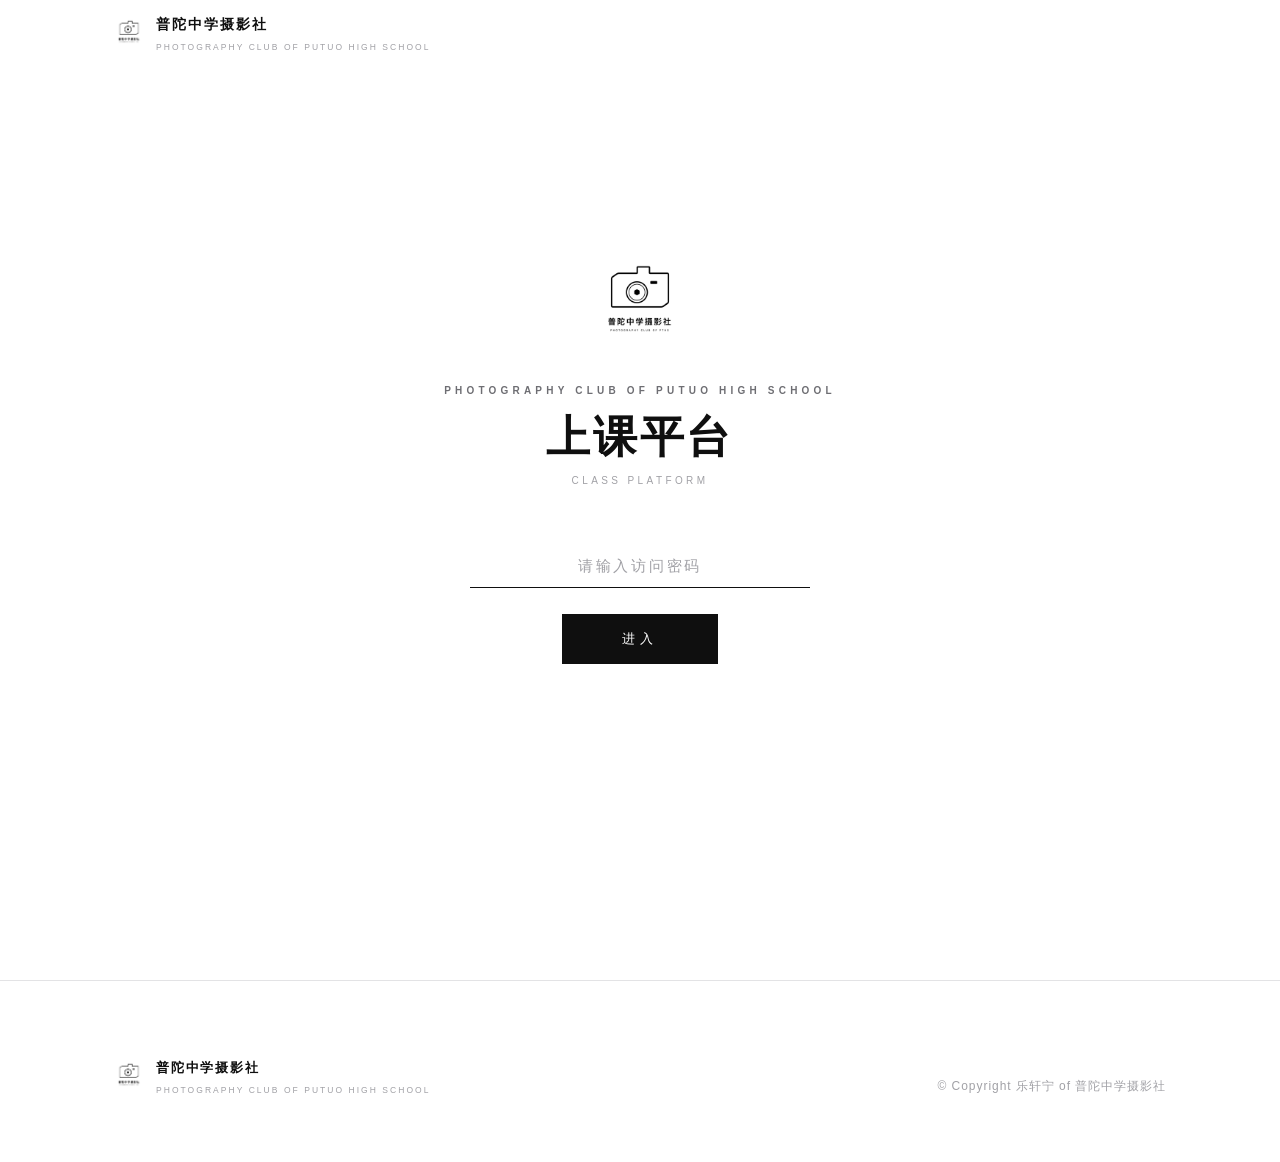
<file: index.html>
<!DOCTYPE html>
<html lang="zh-CN">
<head>
<meta charset="UTF-8">
<meta name="viewport" content="width=device-width, initial-scale=1">
<title>普陀中学摄影社 · 上课平台</title>
<meta name="description" content="普陀中学摄影社上课平台。输入访问密码，选择教师空间进入。">
<link rel="icon" href="data:image/svg+xml,%3Csvg xmlns='http://www.w3.org/2000/svg' viewBox='0 0 100 100'%3E%3Cg fill='none' stroke='%23000' stroke-width='5'%3E%3Ccircle cx='50' cy='50' r='42'/%3E%3Cpath d='M50 26 L71 38 L71 62 L50 74 L29 62 L29 38 Z'/%3E%3C/g%3E%3C/svg%3E">
<link rel="stylesheet" href="css/style.css">
</head>
<body data-page="gate">

<!-- ================= 导航 ================= -->
<header class="nav" id="nav">
  <div class="nav-inner">
    <a class="brand" href="index.html" aria-label="返回首页">
      <img class="logo" src="logo.png" alt="普陀中学摄影社">
      <span>
        <span class="name">普陀中学摄影社</span>
        <span class="sub">Photography Club of Putuo High School</span>
      </span>
    </a>
  </div>
</header>

<main>

  <!-- ================= 密码门 ================= -->
  <section class="view gate" id="gate-view">
    <div class="gate-inner">
      <img class="gate-logo" src="logo.png" alt="普陀中学摄影社">
      <div class="gate-eyebrow">Photography Club of Putuo High School</div>
      <h1 class="gate-title">上课平台</h1>
      <div class="gate-en">Class Platform</div>

      <form class="gate-form" id="gate-form" autocomplete="off">
        <input class="gate-input" id="gate-input" type="password"
               placeholder="请输入访问密码" aria-label="访问密码" autofocus>
        <button class="gate-btn" type="submit">进入</button>
        <div class="gate-error" id="gate-error" aria-live="polite"></div>
      </form>
    </div>
  </section>

  <!-- ================= 教师选择 ================= -->
  <section class="view" id="select-view">
    <div class="wrap">
      <div class="hero">
        <div class="eyebrow">Photography Club of Putuo High School</div>
        <h1>选择教室</h1>
        <div class="hero-en">Classrooms</div>
        <p class="hero-desc">
          选择你要进入的教师空间，<br>
          查看课件与学习资料。
        </p>
        <div class="teacher-list reveal" id="teacher-list"></div>
      </div>
    </div>
  </section>

</main>

<!-- ================= 页脚 ================= -->
<footer class="foot">
  <div class="wrap foot-inner">
    <a class="brand" href="index.html">
      <img class="logo" src="logo.png" alt="普陀中学摄影社">
      <span>
        <span class="name">普陀中学摄影社</span>
        <span class="sub">Photography Club of Putuo High School</span>
      </span>
    </a>
    <div class="legal">
      ©️ Copyright 乐轩宁 of 普陀中学摄影社
    </div>
  </div>
</footer>

<script src="js/app.js"></script>
</body>
</html>
</file>
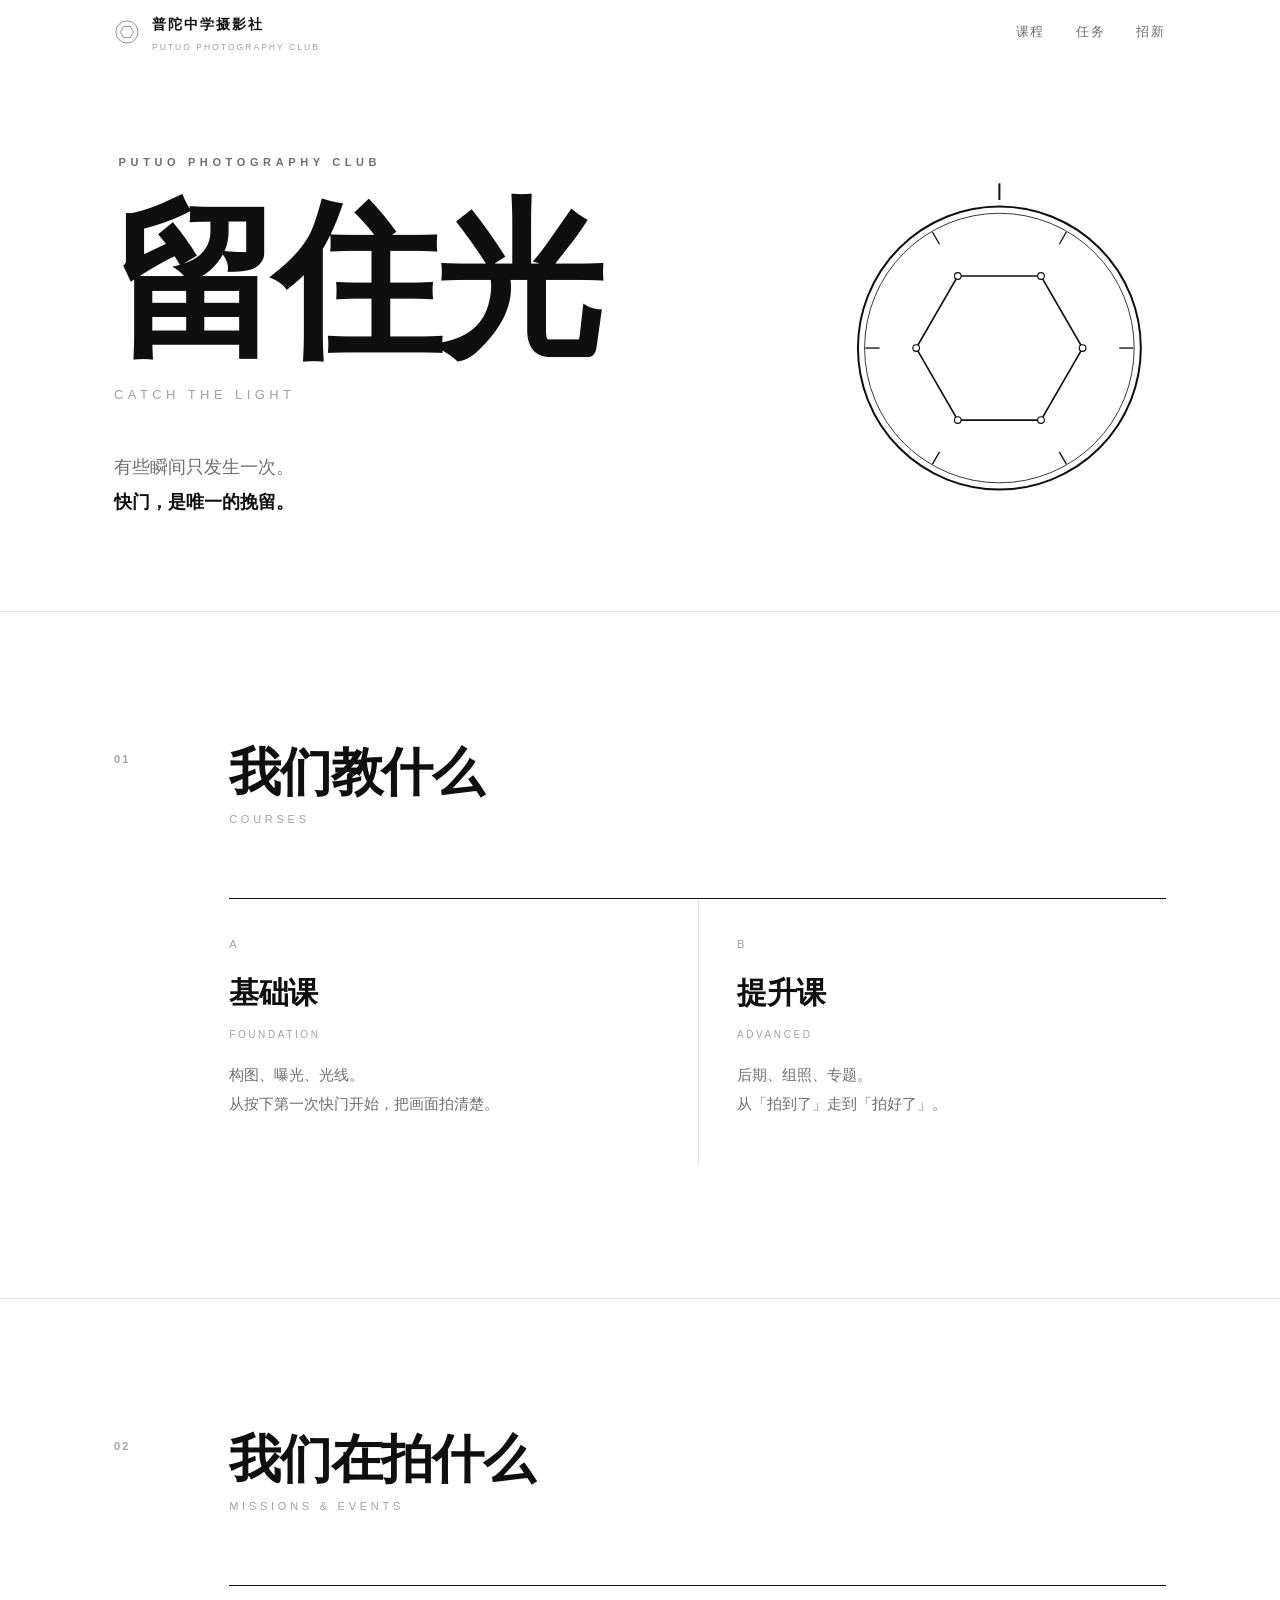
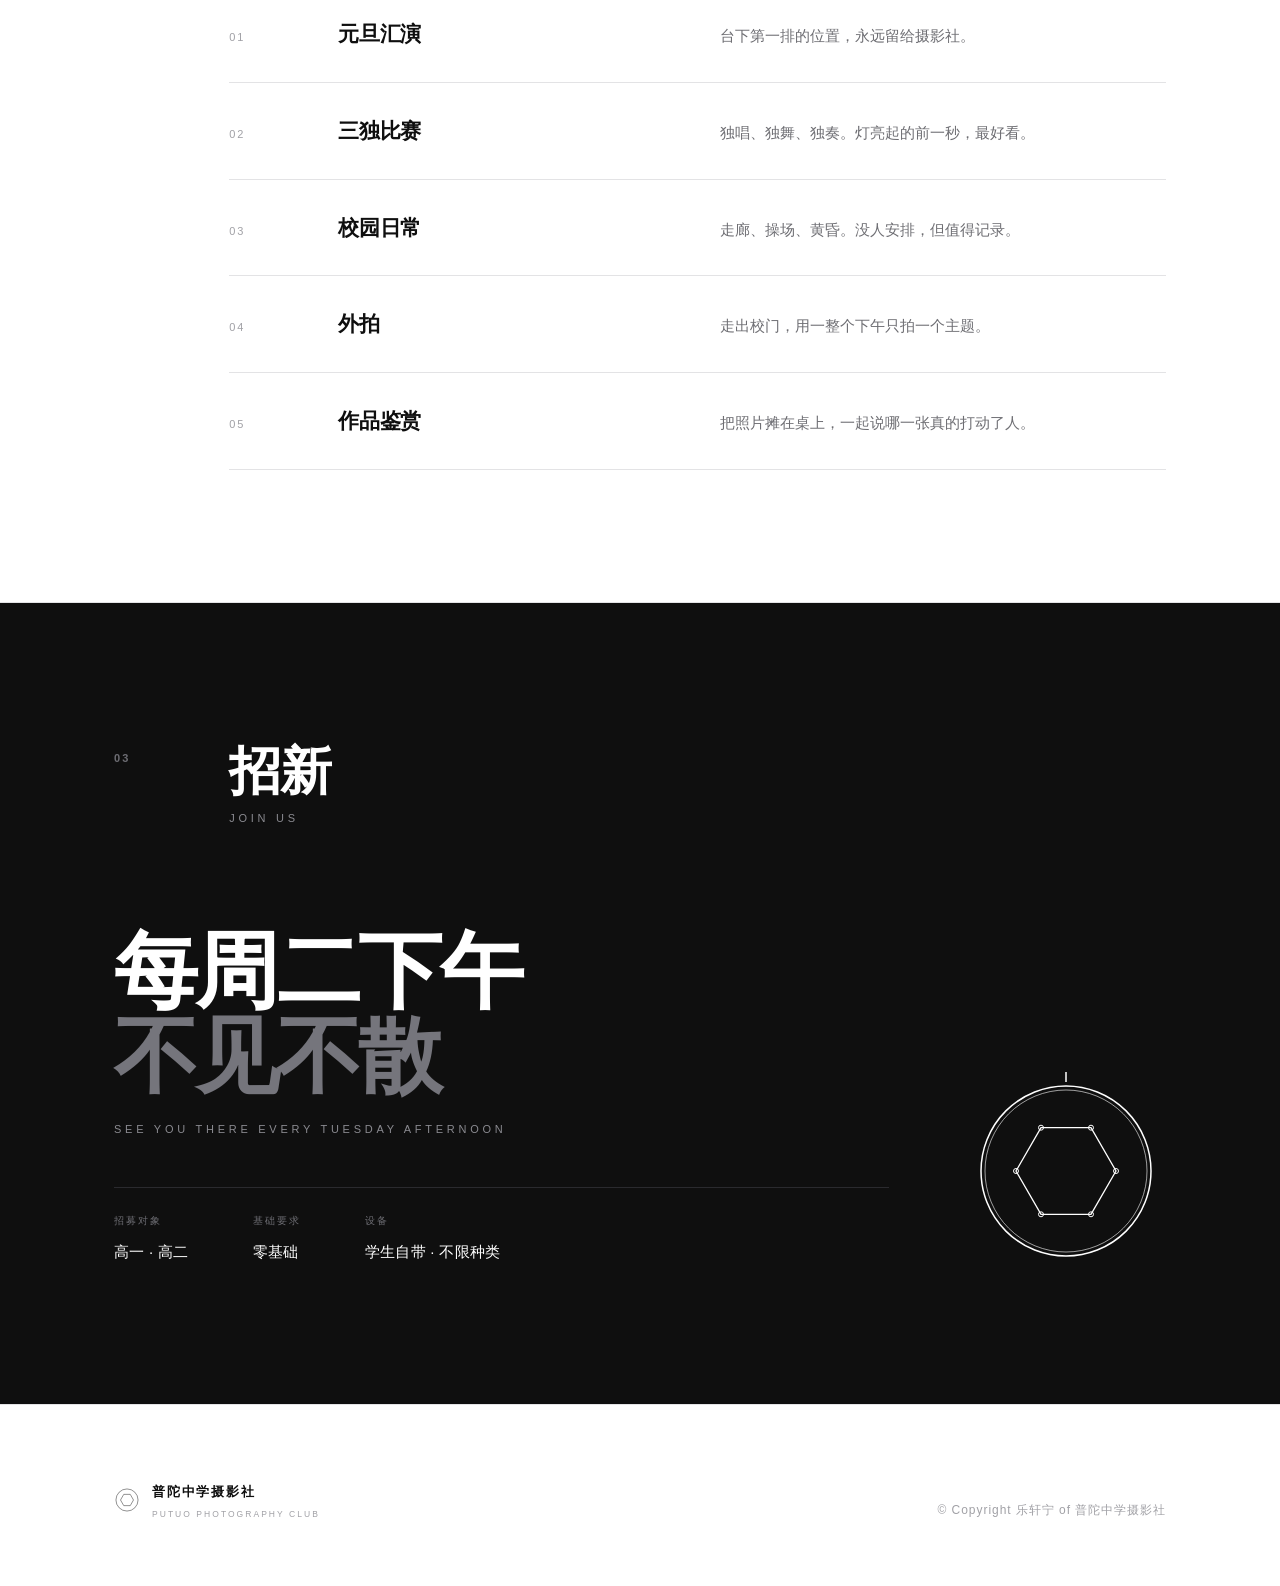
<file: swh/index.html>
<!DOCTYPE html>
<html lang="zh-CN">
<head>
<meta charset="UTF-8">
<meta name="viewport" content="width=device-width, initial-scale=1">
<title>普陀中学摄影社 — 留住光</title>
<meta name="description" content="普陀中学摄影社 2026 招新。零基础可加入，每周二下午，不见不散。">
<link rel="icon" href="data:image/svg+xml,%3Csvg xmlns='http://www.w3.org/2000/svg' viewBox='0 0 100 100'%3E%3Cg fill='none' stroke='%23000' stroke-width='5'%3E%3Ccircle cx='50' cy='50' r='42'/%3E%3Cpath d='M50 26 L71 38 L71 62 L50 74 L29 62 L29 38 Z'/%3E%3C/g%3E%3C/svg%3E">
<style>
/* ============================================================
   普陀中学摄影社 — 单文件站点
   设计系统：细线 / 黑白 / 字距 / 六边形光孔
   ============================================================ */

:root{
  --ink:#0f0f0f;
  --paper:#ffffff;
  --muted:#6e6e73;
  --faint:#a1a1a6;
  --line:#e3e3e5;

  --pad: clamp(20px, 5vw, 64px);
  --maxw: 1180px;

  --ease: cubic-bezier(.22,.61,.24,1);
}

*,*::before,*::after{ margin:0; padding:0; box-sizing:border-box; }

html{
  -webkit-text-size-adjust:100%;
  scroll-behavior:smooth;
}
section[id]{ scroll-margin-top:64px; }

body{
  background:var(--paper);
  color:var(--ink);
  font-family:-apple-system, BlinkMacSystemFont, "SF Pro Display", "PingFang SC",
              "Helvetica Neue", "Hiragino Sans GB", "Microsoft YaHei", sans-serif;
  font-size:16px;
  line-height:1.7;
  -webkit-font-smoothing:antialiased;
  text-rendering:optimizeLegibility;
  overflow-x:hidden;
}

::selection{ background:var(--ink); color:var(--paper); }

a{ color:inherit; text-decoration:none; }
img{ display:block; max-width:100%; }

/* ---------- 通用容器 ---------- */
.wrap{
  width:100%;
  max-width:var(--maxw);
  margin:0 auto;
  padding:0 var(--pad);
}

/* ---------- 顶部导航 ---------- */
.nav{
  position:fixed; inset:0 0 auto 0; z-index:100;
  background:rgba(255,255,255,.82);
  backdrop-filter:saturate(180%) blur(14px);
  -webkit-backdrop-filter:saturate(180%) blur(14px);
  border-bottom:1px solid transparent;
  transition:border-color .4s var(--ease), background .4s var(--ease);
}
.nav.is-scrolled{ border-bottom-color:var(--line); }

.nav-inner{
  max-width:var(--maxw); margin:0 auto;
  padding:0 var(--pad);
  height:64px;
  display:flex; align-items:center; justify-content:space-between; gap:24px;
}

.brand{ display:flex; align-items:center; gap:12px; }
.brand svg{ width:26px; height:26px; flex:0 0 auto; }
.brand .name{
  font-size:14px; font-weight:600; letter-spacing:.14em;
}
.brand .sub{
  display:block; font-size:8.5px; letter-spacing:.24em;
  color:var(--faint); text-transform:uppercase; margin-top:3px; font-weight:500;
}

.nav-links{ display:flex; gap:clamp(18px,2.4vw,36px); }
.nav-links a{
  font-size:13px; letter-spacing:.14em; color:var(--muted);
  padding:6px 0; position:relative; transition:color .3s var(--ease);
}
.nav-links a::after{
  content:""; position:absolute; left:0; bottom:0;
  width:100%; height:1px; background:var(--ink);
  transform:scaleX(0); transform-origin:right;
  transition:transform .45s var(--ease);
}
.nav-links a:hover{ color:var(--ink); }
.nav-links a:hover::after{ transform:scaleX(1); transform-origin:left; }

.menu-btn{
  display:none; width:40px; height:40px; margin-right:-8px;
  background:none; border:0; cursor:pointer; position:relative;
}
.menu-btn span{
  position:absolute; left:10px; width:20px; height:1px; background:var(--ink);
  transition:transform .4s var(--ease), opacity .3s var(--ease);
}
.menu-btn span:nth-child(1){ top:16px; }
.menu-btn span:nth-child(2){ top:23px; }
.menu-btn[aria-expanded="true"] span:nth-child(1){ transform:translateY(3.5px) rotate(45deg); }
.menu-btn[aria-expanded="true"] span:nth-child(2){ transform:translateY(-3.5px) rotate(-45deg); }

.mobile-menu{
  display:none; border-top:1px solid var(--line); background:var(--paper);
}
.mobile-menu a{
  display:block; padding:16px var(--pad);
  font-size:15px; letter-spacing:.12em;
  border-bottom:1px solid var(--line);
}
.mobile-menu.is-open{ display:block; }

/* ---------- 首屏 ---------- */
.hero{
  padding-top:clamp(120px, 17vh, 190px);
  padding-bottom:clamp(64px, 10vh, 120px);
  position:relative;
}
.hero-grid{
  display:grid;
  grid-template-columns:minmax(0,1fr) auto;
  align-items:center;
  gap:clamp(24px, 5vw, 72px);
}

.eyebrow{
  font-size:11px; letter-spacing:.42em; text-transform:uppercase;
  color:var(--muted); font-weight:600; padding-left:.42em;
  margin-bottom:clamp(20px,3vw,32px);
}

h1{
  font-size:clamp(64px, 13.5vw, 168px);
  line-height:.92;
  letter-spacing:-.035em;
  font-weight:600;
  margin-left:-.02em;
}

.hero-en{
  margin-top:clamp(16px,2.4vw,26px);
  font-size:clamp(11px,1.3vw,13px);
  letter-spacing:.34em; text-transform:uppercase;
  color:var(--faint); font-weight:500;
}

.hero-desc{
  margin-top:clamp(28px,4vw,44px);
  font-size:clamp(15px,1.6vw,18px);
  line-height:1.95; color:var(--muted);
  max-width:26em;
}
.hero-desc strong{ color:var(--ink); font-weight:600; }

/* 光孔图形 */
.aperture{
  width:clamp(200px, 26vw, 340px);
  height:clamp(200px, 26vw, 340px);
  flex:0 0 auto;
  color:var(--ink);
  will-change:transform;
}
.aperture svg{ width:100%; height:100%; display:block; }

/* ---------- 分节 ---------- */
.sec{
  padding:clamp(72px, 11vw, 132px) 0;
  border-top:1px solid var(--line);
}
.sec-head{
  display:grid;
  grid-template-columns:clamp(48px,6vw,88px) minmax(0,1fr);
  gap:clamp(16px,3vw,40px);
  align-items:start;
  margin-bottom:clamp(40px,6vw,72px);
}
.sec-num{
  font-size:11px; letter-spacing:.2em; color:var(--faint);
  font-weight:600; padding-top:.55em;
}
h2{
  font-size:clamp(30px, 4.4vw, 52px);
  line-height:1.08;
  letter-spacing:-.025em;
  font-weight:600;
}
h2 .en{
  display:block; margin-top:14px;
  font-size:11px; letter-spacing:.34em; text-transform:uppercase;
  color:var(--faint); font-weight:500;
}

.sec-body{
  display:grid;
  grid-template-columns:clamp(48px,6vw,88px) minmax(0,1fr);
  gap:clamp(16px,3vw,40px);
}
.sec-body > .content{ max-width:none; }
.content p{ max-width:38em; }

p{ color:var(--muted); }

/* 课程 —— 两栏 */
.courses{
  display:grid; grid-template-columns:repeat(2,minmax(0,1fr));
  gap:0;
  border-top:1px solid var(--ink);
}
.course{ padding:clamp(24px,3vw,36px) clamp(20px,3vw,40px) clamp(32px,4vw,48px) 0; }
.course + .course{ border-left:1px solid var(--line); padding-left:clamp(20px,3vw,40px); }
.course .idx{ font-size:11px; letter-spacing:.2em; color:var(--faint); }
.course h3{
  font-size:clamp(22px,2.8vw,30px); font-weight:600;
  letter-spacing:-.015em; margin-top:14px;
}
.course .en{
  display:block; margin-top:8px; font-size:10px; letter-spacing:.26em;
  text-transform:uppercase; color:var(--faint);
}
.course p{ margin-top:18px; font-size:15px; line-height:1.9; max-width:24em; }

/* 任务与活动 —— 列表 */
.list{ border-top:1px solid var(--ink); }
.list-item{
  display:grid;
  grid-template-columns:clamp(40px,6vw,80px) minmax(0,1.1fr) minmax(0,1.4fr);
  gap:clamp(12px,3vw,32px);
  align-items:baseline;
  padding:clamp(20px,2.6vw,30px) 0;
  border-bottom:1px solid var(--line);
  transition:padding-left .45s var(--ease);
}
.list-item:hover{ padding-left:10px; }
.list-item .n{ font-size:11px; letter-spacing:.18em; color:var(--faint); }
.list-item .t{ font-size:clamp(17px,2vw,21px); font-weight:600; letter-spacing:-.01em; }
.list-item .d{ font-size:14.5px; line-height:1.85; color:var(--muted); }

/* ---------- 招新（反白） ---------- */
.join{
  background:var(--ink); color:var(--paper);
  padding:clamp(80px,12vw,140px) 0;
}
.join .sec-num{ color:#6c6c72; }
.join h2{ color:var(--paper); }
.join .en{ color:#8b8b91; }
.join-inner{
  display:grid; grid-template-columns:minmax(0,1fr) auto;
  gap:clamp(32px,6vw,80px); align-items:end;
}
.join-big{
  font-size:clamp(40px,7vw,84px);
  line-height:1.02; letter-spacing:-.03em; font-weight:600;
  margin-top:clamp(20px,3vw,32px);
}
.join-big .dim{ color:#75757c; }
.join-en{
  margin-top:20px; font-size:11px; letter-spacing:.34em;
  text-transform:uppercase; color:#8b8b91;
}
.join-meta{
  margin-top:clamp(32px,5vw,48px);
  display:flex; gap:clamp(28px,5vw,64px); flex-wrap:wrap;
  border-top:1px solid #2a2a2e; padding-top:24px;
}
.join-meta .k{ font-size:10px; letter-spacing:.2em; color:#6c6c72; margin-bottom:10px; }
.join-meta .v{ font-size:15px; letter-spacing:.02em; }

.join-mark{ width:clamp(120px,16vw,200px); opacity:.9; }
.join-mark svg{ width:100%; height:auto; display:block; }

/* ---------- 页脚 ---------- */
.foot{
  padding:clamp(48px,7vw,72px) 0 clamp(40px,6vw,64px);
  border-top:1px solid var(--line);
}
.foot-inner{
  display:flex; justify-content:space-between; align-items:flex-end; gap:32px; flex-wrap:wrap;
}
.foot .brand .name{ font-size:13px; }
.foot .legal{
  text-align:right; font-size:12px; letter-spacing:.08em;
  color:var(--faint); line-height:1.9;
}

/* ---------- 滚动显现 ---------- */
.reveal{
  opacity:0; transform:translateY(22px);
  transition:opacity .9s var(--ease), transform .9s var(--ease);
}
.reveal.is-in{ opacity:1; transform:none; }

/* ---------- 响应式 ---------- */
@media (max-width: 900px){
  .hero-grid{ grid-template-columns:1fr; }
  .aperture{ width:clamp(150px,40vw,220px); height:clamp(150px,40vw,220px); order:-1; margin-bottom:8px; }
  .courses{ grid-template-columns:1fr; }
  .course + .course{ border-left:0; border-top:1px solid var(--line); padding-left:0; }
  .join-inner{ grid-template-columns:1fr; }
  .join-mark{ display:none; }
}

@media (max-width: 720px){
  .nav-links{ display:none; }
  .join-meta{ flex-direction:column; gap:20px; }
  .join-meta > div{ display:flex; align-items:baseline; gap:14px; }
  .join-meta .k{ margin-bottom:0; min-width:64px; }
  .menu-btn{ display:block; }
  .sec-head,.sec-body{ grid-template-columns:1fr; gap:14px; }
  .sec-num{ padding-top:0; }
  .list-item{ grid-template-columns:40px minmax(0,1fr); }
  .list-item .d{ grid-column:2; }
  .foot-inner{ flex-direction:column; align-items:flex-start; }
  .foot .legal{ text-align:left; }
}

@media (prefers-reduced-motion: reduce){
  html{ scroll-behavior:auto; }
  *,*::before,*::after{ animation:none !important; transition:none !important; }
  .reveal{ opacity:1; transform:none; }
}
</style>
</head>
<body>

<!-- ================= 导航 ================= -->
<header class="nav" id="nav">
  <div class="nav-inner">
    <a class="brand" href="#top" aria-label="返回顶部">
      <svg viewBox="0 0 400 400" fill="none" stroke="currentColor" stroke-width="7" aria-hidden="true">
        <circle cx="200" cy="200" r="170"/>
        <path d="M300 200 L250 286.6 L150 286.6 L100 200 L150 113.4 L250 113.4 Z"/>
      </svg>
      <span>
        <span class="name">普陀中学摄影社</span>
        <span class="sub">Putuo Photography Club</span>
      </span>
    </a>

    <nav class="nav-links" aria-label="主导航">
      <a href="#courses">课程</a>
      <a href="#missions">任务</a>
      <a href="#join">招新</a>
    </nav>

    <button class="menu-btn" id="menuBtn" aria-expanded="false" aria-label="打开菜单">
      <span></span><span></span>
    </button>
  </div>
  <div class="mobile-menu" id="mobileMenu">
    <a href="#courses">课程</a>
    <a href="#missions">任务</a>
    <a href="#join">招新</a>
  </div>
</header>

<main id="top">

  <!-- ================= 首屏 ================= -->
  <section class="hero">
    <div class="wrap">
      <div class="hero-grid">
        <div>
          <div class="eyebrow">Putuo Photography Club</div>
          <h1>留住光</h1>
          <div class="hero-en">Catch the Light</div>
          <p class="hero-desc">
            有些瞬间只发生一次。<br>
            <strong>快门，是唯一的挽留。</strong>
          </p>
        </div>

        <div class="aperture" id="aperture" aria-hidden="true">
          <svg viewBox="0 0 400 400" fill="none" stroke="currentColor">
            <g transform="translate(0,14)">
              <circle cx="200" cy="200" r="170" stroke-width="2.4"/>
              <circle cx="200" cy="200" r="162" stroke-width="1"/>
              <line x1="361" y1="200" x2="344" y2="200" stroke-width="1.6"/>
              <line x1="280.5" y1="339.43" x2="272" y2="324.71" stroke-width="1.6"/>
              <line x1="119.5" y1="339.43" x2="128" y2="324.71" stroke-width="1.6"/>
              <line x1="39" y1="200" x2="56" y2="200" stroke-width="1.6"/>
              <line x1="119.5" y1="60.57" x2="128" y2="75.29" stroke-width="1.6"/>
              <line x1="280.5" y1="60.57" x2="272" y2="75.29" stroke-width="1.6"/>
              <path d="M300 200 L250 286.6 L150 286.6 L100 200 L150 113.4 L250 113.4 Z" stroke-width="2"/>
              <circle cx="300" cy="200" r="4" stroke-width="1.4" fill="#fff"/>
              <circle cx="250" cy="286.6" r="4" stroke-width="1.4" fill="#fff"/>
              <circle cx="150" cy="286.6" r="4" stroke-width="1.4" fill="#fff"/>
              <circle cx="100" cy="200" r="4" stroke-width="1.4" fill="#fff"/>
              <circle cx="150" cy="113.4" r="4" stroke-width="1.4" fill="#fff"/>
              <circle cx="250" cy="113.4" r="4" stroke-width="1.4" fill="#fff"/>
              <line x1="200" y1="2" x2="200" y2="22" stroke-width="2.4"/>
            </g>
          </svg>
        </div>
      </div>
    </div>
  </section>

  <!-- ================= 01 课程 ================= -->
  <section class="sec" id="courses">
    <div class="wrap">
      <div class="sec-head reveal">
        <div class="sec-num">01</div>
        <h2>我们教什么<span class="en">Courses</span></h2>
      </div>

      <div class="sec-body">
        <div></div>
        <div class="content">
          <div class="courses reveal">
            <div class="course">
              <div class="idx">A</div>
              <h3>基础课</h3>
              <span class="en">Foundation</span>
              <p>构图、曝光、光线。<br>从按下第一次快门开始，把画面拍清楚。</p>
            </div>
            <div class="course">
              <div class="idx">B</div>
              <h3>提升课</h3>
              <span class="en">Advanced</span>
              <p>后期、组照、专题。<br>从「拍到了」走到「拍好了」。</p>
            </div>
          </div>
        </div>
      </div>
    </div>
  </section>

  <!-- ================= 02 任务与活动 ================= -->
  <section class="sec" id="missions">
    <div class="wrap">
      <div class="sec-head reveal">
        <div class="sec-num">02</div>
        <h2>我们在拍什么<span class="en">Missions &amp; Events</span></h2>
      </div>

      <div class="sec-body">
        <div></div>
        <div class="content">
          <div class="list reveal">
            <div class="list-item">
              <div class="n">01</div>
              <div class="t">元旦汇演</div>
              <div class="d">台下第一排的位置，永远留给摄影社。</div>
            </div>
            <div class="list-item">
              <div class="n">02</div>
              <div class="t">三独比赛</div>
              <div class="d">独唱、独舞、独奏。灯亮起的前一秒，最好看。</div>
            </div>
            <div class="list-item">
              <div class="n">03</div>
              <div class="t">校园日常</div>
              <div class="d">走廊、操场、黄昏。没人安排，但值得记录。</div>
            </div>
            <div class="list-item">
              <div class="n">04</div>
              <div class="t">外拍</div>
              <div class="d">走出校门，用一整个下午只拍一个主题。</div>
            </div>
            <div class="list-item">
              <div class="n">05</div>
              <div class="t">作品鉴赏</div>
              <div class="d">把照片摊在桌上，一起说哪一张真的打动了人。</div>
            </div>
          </div>
        </div>
      </div>
    </div>
  </section>

  <!-- ================= 招新 ================= -->
  <section class="sec join" id="join">
    <div class="wrap">
      <div class="sec-head reveal">
        <div class="sec-num">03</div>
        <h2>招新<span class="en">Join Us</span></h2>
      </div>

      <div class="join-inner">
        <div class="reveal">
          <div class="join-big">
            每周二下午<br>
            <span class="dim">不见不散</span>
          </div>
          <div class="join-en">See you there every Tuesday afternoon</div>

          <div class="join-meta">
            <div>
              <div class="k">招募对象</div>
              <div class="v">高一 · 高二</div>
            </div>
            <div>
              <div class="k">基础要求</div>
              <div class="v">零基础</div>
            </div>
            <div>
              <div class="k">设备</div>
              <div class="v">学生自带 · 不限种类</div>
            </div>
          </div>
        </div>

        <div class="join-mark reveal" aria-hidden="true">
          <svg viewBox="0 0 400 400" fill="none" stroke="currentColor">
            <g transform="translate(0,14)">
              <circle cx="200" cy="200" r="170" stroke-width="3"/>
              <circle cx="200" cy="200" r="162" stroke-width="1.2"/>
              <path d="M300 200 L250 286.6 L150 286.6 L100 200 L150 113.4 L250 113.4 Z" stroke-width="2.6"/>
              <circle cx="300" cy="200" r="5" stroke-width="2"/>
              <circle cx="250" cy="286.6" r="5" stroke-width="2"/>
              <circle cx="150" cy="286.6" r="5" stroke-width="2"/>
              <circle cx="100" cy="200" r="5" stroke-width="2"/>
              <circle cx="150" cy="113.4" r="5" stroke-width="2"/>
              <circle cx="250" cy="113.4" r="5" stroke-width="2"/>
              <line x1="200" y1="2" x2="200" y2="22" stroke-width="3"/>
            </g>
          </svg>
        </div>
      </div>
    </div>
  </section>

</main>

<!-- ================= 页脚 ================= -->
<footer class="foot">
  <div class="wrap foot-inner">
    <a class="brand" href="#top">
      <svg viewBox="0 0 400 400" fill="none" stroke="currentColor" stroke-width="7" aria-hidden="true">
        <circle cx="200" cy="200" r="170"/>
        <path d="M300 200 L250 286.6 L150 286.6 L100 200 L150 113.4 L250 113.4 Z"/>
      </svg>
      <span>
        <span class="name">普陀中学摄影社</span>
        <span class="sub">Putuo Photography Club</span>
      </span>
    </a>
    <div class="legal">
      ©️ Copyright 乐轩宁 of 普陀中学摄影社
    </div>
  </div>
</footer>

<script>
(function () {
  'use strict';

  var reduce = window.matchMedia('(prefers-reduced-motion: reduce)').matches;

  /* ---------- 1. 导航滚动状态 ---------- */
  var nav = document.getElementById('nav');
  var lastY = -1;
  function onScrollNav() {
    var y = window.scrollY || window.pageYOffset;
    if (y === lastY) return;
    lastY = y;
    nav.classList.toggle('is-scrolled', y > 8);
  }

  /* ---------- 2. 光孔随滚动缓慢转动（对焦感） ---------- */
  var aperture = document.getElementById('aperture');
  function onScrollAperture() {
    if (!aperture || reduce) return;
    var y = window.scrollY || window.pageYOffset;
    var rot = Math.min(y * 0.06, 36);
    aperture.style.transform = 'rotate(' + rot.toFixed(2) + 'deg)';
  }

  var ticking = false;
  window.addEventListener('scroll', function () {
    if (ticking) return;
    ticking = true;
    window.requestAnimationFrame(function () {
      onScrollNav();
      onScrollAperture();
      ticking = false;
    });
  }, { passive: true });
  onScrollNav();
  onScrollAperture();

  /* ---------- 3. 滚动显现 ---------- */
  var items = Array.prototype.slice.call(document.querySelectorAll('.reveal'));

  if (reduce || !('IntersectionObserver' in window)) {
    items.forEach(function (el) { el.classList.add('is-in'); });
  } else {
    var io = new IntersectionObserver(function (entries) {
      entries.forEach(function (entry) {
        if (!entry.isIntersecting) return;
        var el = entry.target;
        // 同组元素依次入场
        var siblings = Array.prototype.slice.call(
          el.parentNode.querySelectorAll(':scope > .reveal')
        );
        var i = Math.max(siblings.indexOf(el), 0);
        el.style.transitionDelay = Math.min(i * 70, 350) + 'ms';
        el.classList.add('is-in');
        io.unobserve(el);
      });
    }, { rootMargin: '0px 0px -8% 0px', threshold: 0.08 });

    items.forEach(function (el) { io.observe(el); });
  }

  /* ---------- 4. 移动端菜单 ---------- */
  var btn = document.getElementById('menuBtn');
  var menu = document.getElementById('mobileMenu');

  function closeMenu() {
    btn.setAttribute('aria-expanded', 'false');
    menu.classList.remove('is-open');
  }

  btn.addEventListener('click', function () {
    var open = btn.getAttribute('aria-expanded') === 'true';
    btn.setAttribute('aria-expanded', String(!open));
    menu.classList.toggle('is-open', !open);
  });

  menu.addEventListener('click', function (e) {
    if (e.target.tagName === 'A') closeMenu();
  });

  document.addEventListener('keydown', function (e) {
    if (e.key === 'Escape') closeMenu();
  });

  window.addEventListener('resize', function () {
    if (window.innerWidth > 720) closeMenu();
  });

  /* ---------- 5. 锚点平滑滚动（兼容不支持 scroll-behavior 的浏览器） ---------- */
  if (!('scrollBehavior' in document.documentElement.style)) {
    document.querySelectorAll('a[href^="#"]').forEach(function (a) {
      a.addEventListener('click', function (e) {
        var id = a.getAttribute('href');
        if (id.length < 2) return;
        var target = document.querySelector(id);
        if (!target) return;
        e.preventDefault();
        window.scrollTo(0, target.getBoundingClientRect().top + window.pageYOffset - 64);
      });
    });
  }
})();
</script>
</body>
</html>
</file>
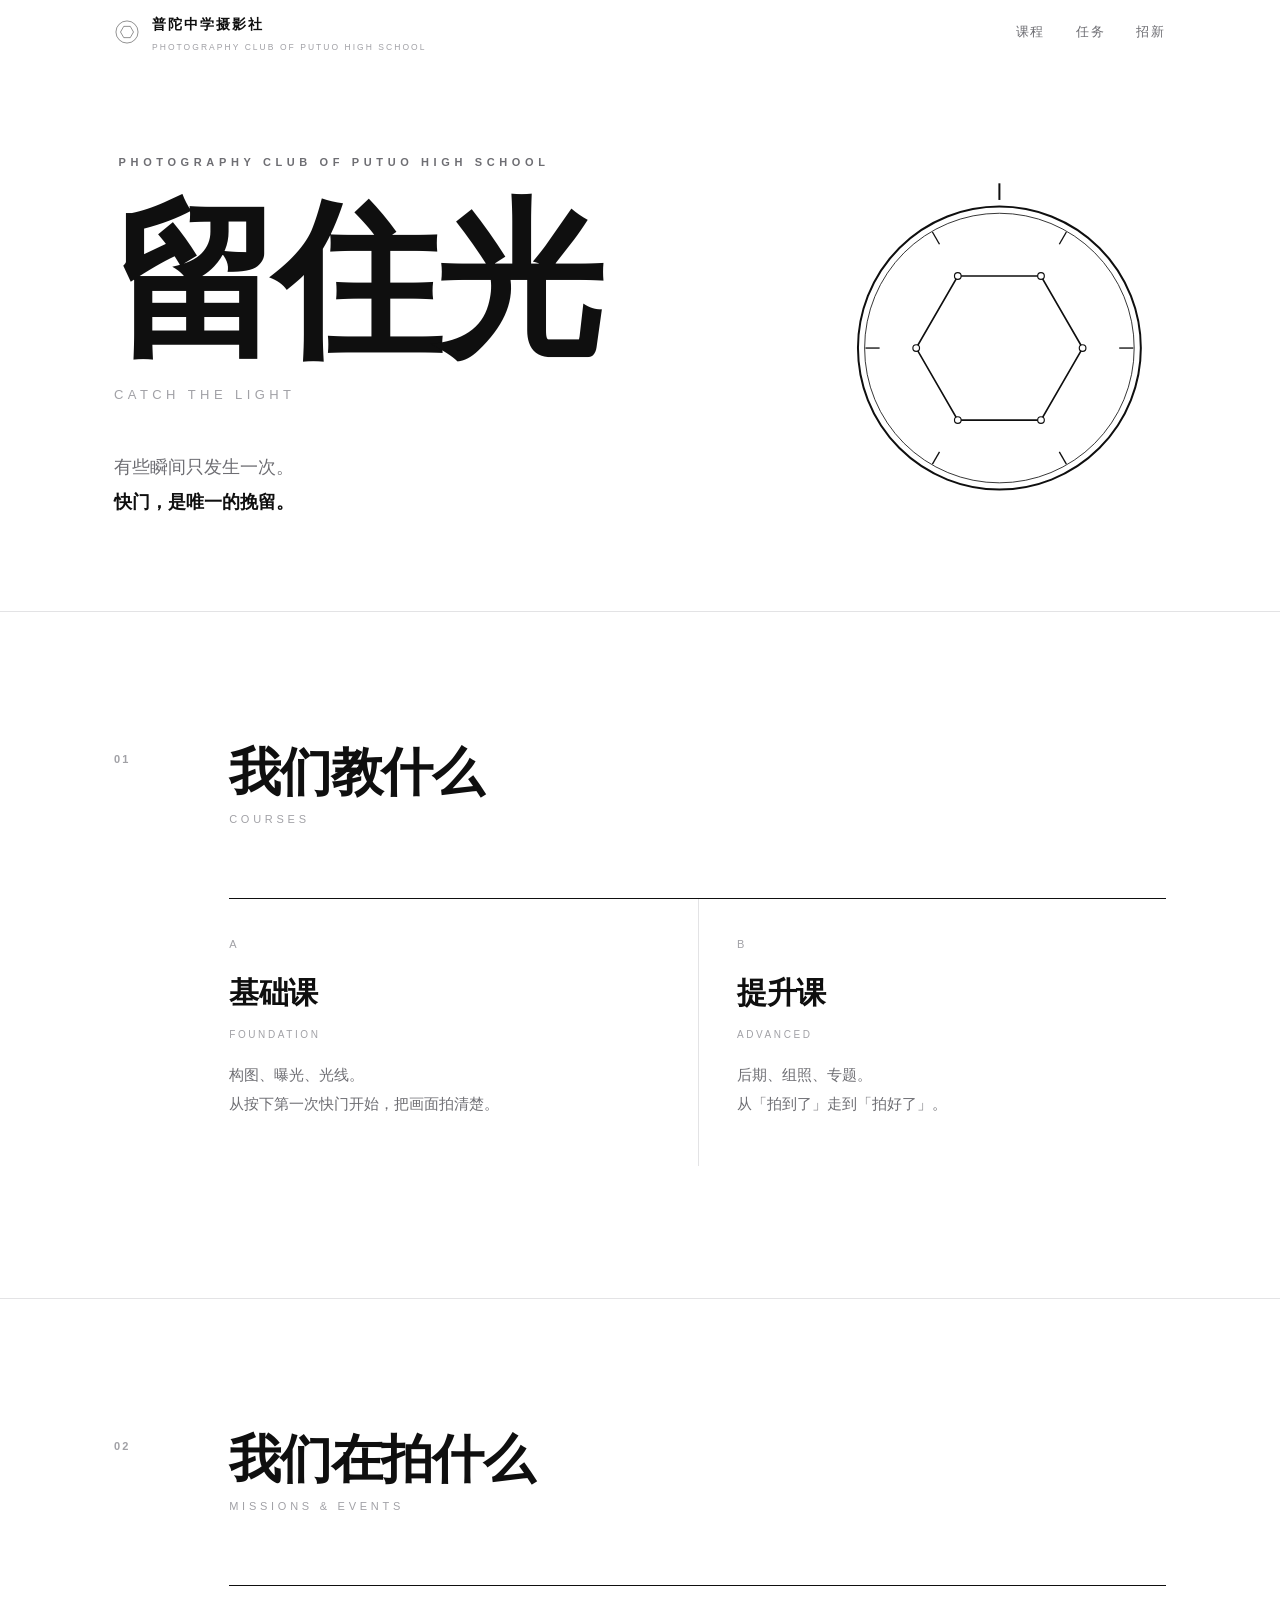
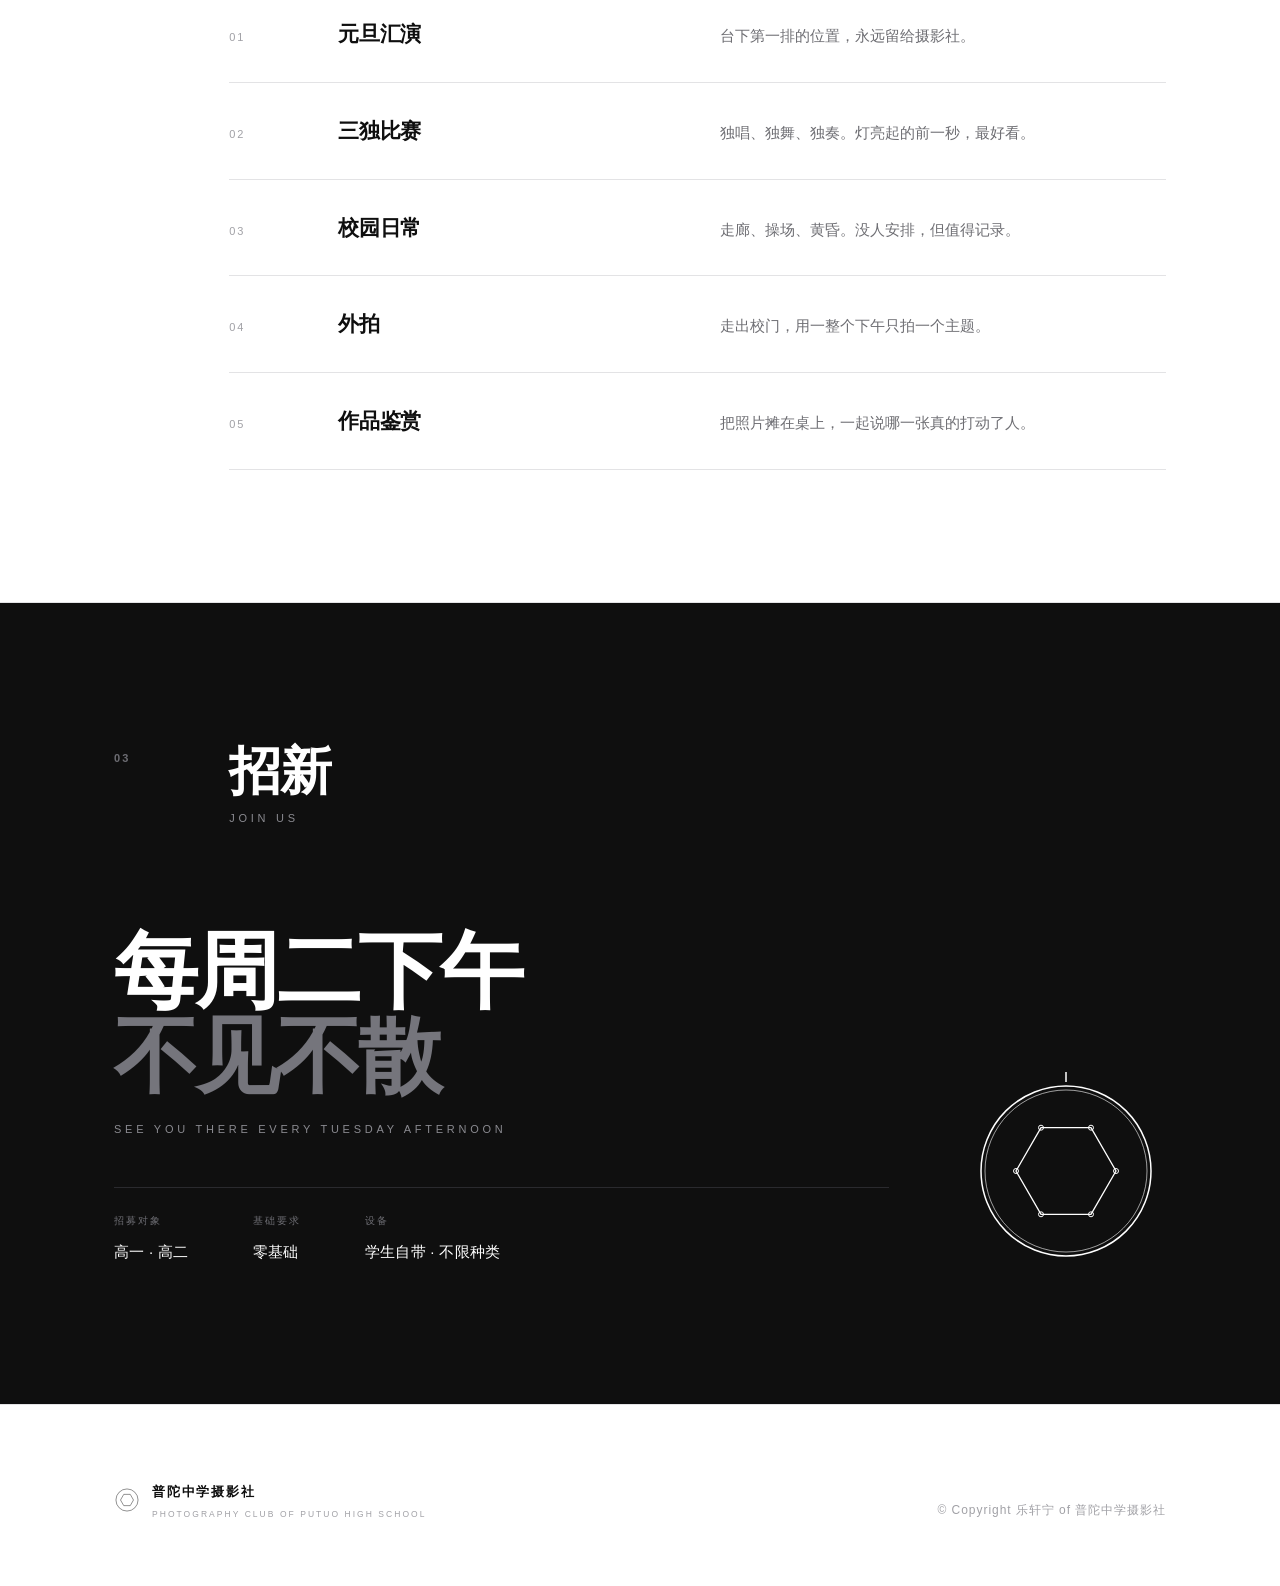
<file: aaa.html>
<!DOCTYPE html>
<html lang="zh-CN">
<head>
<meta charset="UTF-8">
<meta name="viewport" content="width=device-width, initial-scale=1">
<title>普陀中学摄影社 — 留住光</title>
<meta name="description" content="普陀中学摄影社 2026 招新。零基础可加入，每周二下午，不见不散。">
<link rel="icon" href="data:image/svg+xml,%3Csvg xmlns='http://www.w3.org/2000/svg' viewBox='0 0 100 100'%3E%3Cg fill='none' stroke='%23000' stroke-width='5'%3E%3Ccircle cx='50' cy='50' r='42'/%3E%3Cpath d='M50 26 L71 38 L71 62 L50 74 L29 62 L29 38 Z'/%3E%3C/g%3E%3C/svg%3E">
<style>
/* ============================================================
   普陀中学摄影社 — 单文件站点
   设计系统：细线 / 黑白 / 字距 / 六边形光孔
   ============================================================ */

:root{
  --ink:#0f0f0f;
  --paper:#ffffff;
  --muted:#6e6e73;
  --faint:#a1a1a6;
  --line:#e3e3e5;

  --pad: clamp(20px, 5vw, 64px);
  --maxw: 1180px;

  --ease: cubic-bezier(.22,.61,.24,1);
}

*,*::before,*::after{ margin:0; padding:0; box-sizing:border-box; }

html{
  -webkit-text-size-adjust:100%;
  scroll-behavior:smooth;
}
section[id]{ scroll-margin-top:64px; }

body{
  background:var(--paper);
  color:var(--ink);
  font-family:-apple-system, BlinkMacSystemFont, "SF Pro Display", "PingFang SC",
              "Helvetica Neue", "Hiragino Sans GB", "Microsoft YaHei", sans-serif;
  font-size:16px;
  line-height:1.7;
  -webkit-font-smoothing:antialiased;
  text-rendering:optimizeLegibility;
  overflow-x:hidden;
}

::selection{ background:var(--ink); color:var(--paper); }

a{ color:inherit; text-decoration:none; }
img{ display:block; max-width:100%; }

/* ---------- 通用容器 ---------- */
.wrap{
  width:100%;
  max-width:var(--maxw);
  margin:0 auto;
  padding:0 var(--pad);
}

/* ---------- 顶部导航 ---------- */
.nav{
  position:fixed; inset:0 0 auto 0; z-index:100;
  background:rgba(255,255,255,.82);
  backdrop-filter:saturate(180%) blur(14px);
  -webkit-backdrop-filter:saturate(180%) blur(14px);
  border-bottom:1px solid transparent;
  transition:border-color .4s var(--ease), background .4s var(--ease);
}
.nav.is-scrolled{ border-bottom-color:var(--line); }

.nav-inner{
  max-width:var(--maxw); margin:0 auto;
  padding:0 var(--pad);
  height:64px;
  display:flex; align-items:center; justify-content:space-between; gap:24px;
}

.brand{ display:flex; align-items:center; gap:12px; }
.brand svg{ width:26px; height:26px; flex:0 0 auto; }
.brand .name{
  font-size:14px; font-weight:600; letter-spacing:.14em;
}
.brand .sub{
  display:block; font-size:8.5px; letter-spacing:.24em;
  color:var(--faint); text-transform:uppercase; margin-top:3px; font-weight:500;
}

.nav-links{ display:flex; gap:clamp(18px,2.4vw,36px); }
.nav-links a{
  font-size:13px; letter-spacing:.14em; color:var(--muted);
  padding:6px 0; position:relative; transition:color .3s var(--ease);
}
.nav-links a::after{
  content:""; position:absolute; left:0; bottom:0;
  width:100%; height:1px; background:var(--ink);
  transform:scaleX(0); transform-origin:right;
  transition:transform .45s var(--ease);
}
.nav-links a:hover{ color:var(--ink); }
.nav-links a:hover::after{ transform:scaleX(1); transform-origin:left; }

.menu-btn{
  display:none; width:40px; height:40px; margin-right:-8px;
  background:none; border:0; cursor:pointer; position:relative;
}
.menu-btn span{
  position:absolute; left:10px; width:20px; height:1px; background:var(--ink);
  transition:transform .4s var(--ease), opacity .3s var(--ease);
}
.menu-btn span:nth-child(1){ top:16px; }
.menu-btn span:nth-child(2){ top:23px; }
.menu-btn[aria-expanded="true"] span:nth-child(1){ transform:translateY(3.5px) rotate(45deg); }
.menu-btn[aria-expanded="true"] span:nth-child(2){ transform:translateY(-3.5px) rotate(-45deg); }

.mobile-menu{
  display:none; border-top:1px solid var(--line); background:var(--paper);
}
.mobile-menu a{
  display:block; padding:16px var(--pad);
  font-size:15px; letter-spacing:.12em;
  border-bottom:1px solid var(--line);
}
.mobile-menu.is-open{ display:block; }

/* ---------- 首屏 ---------- */
.hero{
  padding-top:clamp(120px, 17vh, 190px);
  padding-bottom:clamp(64px, 10vh, 120px);
  position:relative;
}
.hero-grid{
  display:grid;
  grid-template-columns:minmax(0,1fr) auto;
  align-items:center;
  gap:clamp(24px, 5vw, 72px);
}

.eyebrow{
  font-size:11px; letter-spacing:.42em; text-transform:uppercase;
  color:var(--muted); font-weight:600; padding-left:.42em;
  margin-bottom:clamp(20px,3vw,32px);
}

h1{
  font-size:clamp(64px, 13.5vw, 168px);
  line-height:.92;
  letter-spacing:-.035em;
  font-weight:600;
  margin-left:-.02em;
}

.hero-en{
  margin-top:clamp(16px,2.4vw,26px);
  font-size:clamp(11px,1.3vw,13px);
  letter-spacing:.34em; text-transform:uppercase;
  color:var(--faint); font-weight:500;
}

.hero-desc{
  margin-top:clamp(28px,4vw,44px);
  font-size:clamp(15px,1.6vw,18px);
  line-height:1.95; color:var(--muted);
  max-width:26em;
}
.hero-desc strong{ color:var(--ink); font-weight:600; }

/* 光孔图形 */
.aperture{
  width:clamp(200px, 26vw, 340px);
  height:clamp(200px, 26vw, 340px);
  flex:0 0 auto;
  color:var(--ink);
  will-change:transform;
}
.aperture svg{ width:100%; height:100%; display:block; }

/* ---------- 分节 ---------- */
.sec{
  padding:clamp(72px, 11vw, 132px) 0;
  border-top:1px solid var(--line);
}
.sec-head{
  display:grid;
  grid-template-columns:clamp(48px,6vw,88px) minmax(0,1fr);
  gap:clamp(16px,3vw,40px);
  align-items:start;
  margin-bottom:clamp(40px,6vw,72px);
}
.sec-num{
  font-size:11px; letter-spacing:.2em; color:var(--faint);
  font-weight:600; padding-top:.55em;
}
h2{
  font-size:clamp(30px, 4.4vw, 52px);
  line-height:1.08;
  letter-spacing:-.025em;
  font-weight:600;
}
h2 .en{
  display:block; margin-top:14px;
  font-size:11px; letter-spacing:.34em; text-transform:uppercase;
  color:var(--faint); font-weight:500;
}

.sec-body{
  display:grid;
  grid-template-columns:clamp(48px,6vw,88px) minmax(0,1fr);
  gap:clamp(16px,3vw,40px);
}
.sec-body > .content{ max-width:none; }
.content p{ max-width:38em; }

p{ color:var(--muted); }

/* 课程 —— 两栏 */
.courses{
  display:grid; grid-template-columns:repeat(2,minmax(0,1fr));
  gap:0;
  border-top:1px solid var(--ink);
}
.course{ padding:clamp(24px,3vw,36px) clamp(20px,3vw,40px) clamp(32px,4vw,48px) 0; }
.course + .course{ border-left:1px solid var(--line); padding-left:clamp(20px,3vw,40px); }
.course .idx{ font-size:11px; letter-spacing:.2em; color:var(--faint); }
.course h3{
  font-size:clamp(22px,2.8vw,30px); font-weight:600;
  letter-spacing:-.015em; margin-top:14px;
}
.course .en{
  display:block; margin-top:8px; font-size:10px; letter-spacing:.26em;
  text-transform:uppercase; color:var(--faint);
}
.course p{ margin-top:18px; font-size:15px; line-height:1.9; max-width:24em; }

/* 任务与活动 —— 列表 */
.list{ border-top:1px solid var(--ink); }
.list-item{
  display:grid;
  grid-template-columns:clamp(40px,6vw,80px) minmax(0,1.1fr) minmax(0,1.4fr);
  gap:clamp(12px,3vw,32px);
  align-items:baseline;
  padding:clamp(20px,2.6vw,30px) 0;
  border-bottom:1px solid var(--line);
  transition:padding-left .45s var(--ease);
}
.list-item:hover{ padding-left:10px; }
.list-item .n{ font-size:11px; letter-spacing:.18em; color:var(--faint); }
.list-item .t{ font-size:clamp(17px,2vw,21px); font-weight:600; letter-spacing:-.01em; }
.list-item .d{ font-size:14.5px; line-height:1.85; color:var(--muted); }

/* ---------- 招新（反白） ---------- */
.join{
  background:var(--ink); color:var(--paper);
  padding:clamp(80px,12vw,140px) 0;
}
.join .sec-num{ color:#6c6c72; }
.join h2{ color:var(--paper); }
.join .en{ color:#8b8b91; }
.join-inner{
  display:grid; grid-template-columns:minmax(0,1fr) auto;
  gap:clamp(32px,6vw,80px); align-items:end;
}
.join-big{
  font-size:clamp(40px,7vw,84px);
  line-height:1.02; letter-spacing:-.03em; font-weight:600;
  margin-top:clamp(20px,3vw,32px);
}
.join-big .dim{ color:#75757c; }
.join-en{
  margin-top:20px; font-size:11px; letter-spacing:.34em;
  text-transform:uppercase; color:#8b8b91;
}
.join-meta{
  margin-top:clamp(32px,5vw,48px);
  display:flex; gap:clamp(28px,5vw,64px); flex-wrap:wrap;
  border-top:1px solid #2a2a2e; padding-top:24px;
}
.join-meta .k{ font-size:10px; letter-spacing:.2em; color:#6c6c72; margin-bottom:10px; }
.join-meta .v{ font-size:15px; letter-spacing:.02em; }

.join-mark{ width:clamp(120px,16vw,200px); opacity:.9; }
.join-mark svg{ width:100%; height:auto; display:block; }

/* ---------- 页脚 ---------- */
.foot{
  padding:clamp(48px,7vw,72px) 0 clamp(40px,6vw,64px);
  border-top:1px solid var(--line);
}
.foot-inner{
  display:flex; justify-content:space-between; align-items:flex-end; gap:32px; flex-wrap:wrap;
}
.foot .brand .name{ font-size:13px; }
.foot .legal{
  text-align:right; font-size:12px; letter-spacing:.08em;
  color:var(--faint); line-height:1.9;
}

/* ---------- 滚动显现 ---------- */
.reveal{
  opacity:0; transform:translateY(22px);
  transition:opacity .9s var(--ease), transform .9s var(--ease);
}
.reveal.is-in{ opacity:1; transform:none; }

/* ---------- 响应式 ---------- */
@media (max-width: 900px){
  .hero-grid{ grid-template-columns:1fr; }
  .aperture{ width:clamp(150px,40vw,220px); height:clamp(150px,40vw,220px); order:-1; margin-bottom:8px; }
  .courses{ grid-template-columns:1fr; }
  .course + .course{ border-left:0; border-top:1px solid var(--line); padding-left:0; }
  .join-inner{ grid-template-columns:1fr; }
  .join-mark{ display:none; }
}

@media (max-width: 720px){
  .nav-links{ display:none; }
  .join-meta{ flex-direction:column; gap:20px; }
  .join-meta > div{ display:flex; align-items:baseline; gap:14px; }
  .join-meta .k{ margin-bottom:0; min-width:64px; }
  .menu-btn{ display:block; }
  .sec-head,.sec-body{ grid-template-columns:1fr; gap:14px; }
  .sec-num{ padding-top:0; }
  .list-item{ grid-template-columns:40px minmax(0,1fr); }
  .list-item .d{ grid-column:2; }
  .foot-inner{ flex-direction:column; align-items:flex-start; }
  .foot .legal{ text-align:left; }
}

@media (prefers-reduced-motion: reduce){
  html{ scroll-behavior:auto; }
  *,*::before,*::after{ animation:none !important; transition:none !important; }
  .reveal{ opacity:1; transform:none; }
}
</style>
</head>
<body>

<!-- ================= 导航 ================= -->
<header class="nav" id="nav">
  <div class="nav-inner">
    <a class="brand" href="#top" aria-label="返回顶部">
      <svg viewBox="0 0 400 400" fill="none" stroke="currentColor" stroke-width="7" aria-hidden="true">
        <circle cx="200" cy="200" r="170"/>
        <path d="M300 200 L250 286.6 L150 286.6 L100 200 L150 113.4 L250 113.4 Z"/>
      </svg>
      <span>
        <span class="name">普陀中学摄影社</span>
        <span class="sub">Photography Club of Putuo High School</span>
      </span>
    </a>

    <nav class="nav-links" aria-label="主导航">
      <a href="#courses">课程</a>
      <a href="#missions">任务</a>
      <a href="#join">招新</a>
    </nav>

    <button class="menu-btn" id="menuBtn" aria-expanded="false" aria-label="打开菜单">
      <span></span><span></span>
    </button>
  </div>
  <div class="mobile-menu" id="mobileMenu">
    <a href="#courses">课程</a>
    <a href="#missions">任务</a>
    <a href="#join">招新</a>
  </div>
</header>

<main id="top">

  <!-- ================= 首屏 ================= -->
  <section class="hero">
    <div class="wrap">
      <div class="hero-grid">
        <div>
          <div class="eyebrow">Photography Club of Putuo High School</div>
          <h1>留住光</h1>
          <div class="hero-en">Catch the Light</div>
          <p class="hero-desc">
            有些瞬间只发生一次。<br>
            <strong>快门，是唯一的挽留。</strong>
          </p>
        </div>

        <div class="aperture" id="aperture" aria-hidden="true">
          <svg viewBox="0 0 400 400" fill="none" stroke="currentColor">
            <g transform="translate(0,14)">
              <circle cx="200" cy="200" r="170" stroke-width="2.4"/>
              <circle cx="200" cy="200" r="162" stroke-width="1"/>
              <line x1="361" y1="200" x2="344" y2="200" stroke-width="1.6"/>
              <line x1="280.5" y1="339.43" x2="272" y2="324.71" stroke-width="1.6"/>
              <line x1="119.5" y1="339.43" x2="128" y2="324.71" stroke-width="1.6"/>
              <line x1="39" y1="200" x2="56" y2="200" stroke-width="1.6"/>
              <line x1="119.5" y1="60.57" x2="128" y2="75.29" stroke-width="1.6"/>
              <line x1="280.5" y1="60.57" x2="272" y2="75.29" stroke-width="1.6"/>
              <path d="M300 200 L250 286.6 L150 286.6 L100 200 L150 113.4 L250 113.4 Z" stroke-width="2"/>
              <circle cx="300" cy="200" r="4" stroke-width="1.4" fill="#fff"/>
              <circle cx="250" cy="286.6" r="4" stroke-width="1.4" fill="#fff"/>
              <circle cx="150" cy="286.6" r="4" stroke-width="1.4" fill="#fff"/>
              <circle cx="100" cy="200" r="4" stroke-width="1.4" fill="#fff"/>
              <circle cx="150" cy="113.4" r="4" stroke-width="1.4" fill="#fff"/>
              <circle cx="250" cy="113.4" r="4" stroke-width="1.4" fill="#fff"/>
              <line x1="200" y1="2" x2="200" y2="22" stroke-width="2.4"/>
            </g>
          </svg>
        </div>
      </div>
    </div>
  </section>

  <!-- ================= 01 课程 ================= -->
  <section class="sec" id="courses">
    <div class="wrap">
      <div class="sec-head reveal">
        <div class="sec-num">01</div>
        <h2>我们教什么<span class="en">Courses</span></h2>
      </div>

      <div class="sec-body">
        <div></div>
        <div class="content">
          <div class="courses reveal">
            <div class="course">
              <div class="idx">A</div>
              <h3>基础课</h3>
              <span class="en">Foundation</span>
              <p>构图、曝光、光线。<br>从按下第一次快门开始，把画面拍清楚。</p>
            </div>
            <div class="course">
              <div class="idx">B</div>
              <h3>提升课</h3>
              <span class="en">Advanced</span>
              <p>后期、组照、专题。<br>从「拍到了」走到「拍好了」。</p>
            </div>
          </div>
        </div>
      </div>
    </div>
  </section>

  <!-- ================= 02 任务与活动 ================= -->
  <section class="sec" id="missions">
    <div class="wrap">
      <div class="sec-head reveal">
        <div class="sec-num">02</div>
        <h2>我们在拍什么<span class="en">Missions &amp; Events</span></h2>
      </div>

      <div class="sec-body">
        <div></div>
        <div class="content">
          <div class="list reveal">
            <div class="list-item">
              <div class="n">01</div>
              <div class="t">元旦汇演</div>
              <div class="d">台下第一排的位置，永远留给摄影社。</div>
            </div>
            <div class="list-item">
              <div class="n">02</div>
              <div class="t">三独比赛</div>
              <div class="d">独唱、独舞、独奏。灯亮起的前一秒，最好看。</div>
            </div>
            <div class="list-item">
              <div class="n">03</div>
              <div class="t">校园日常</div>
              <div class="d">走廊、操场、黄昏。没人安排，但值得记录。</div>
            </div>
            <div class="list-item">
              <div class="n">04</div>
              <div class="t">外拍</div>
              <div class="d">走出校门，用一整个下午只拍一个主题。</div>
            </div>
            <div class="list-item">
              <div class="n">05</div>
              <div class="t">作品鉴赏</div>
              <div class="d">把照片摊在桌上，一起说哪一张真的打动了人。</div>
            </div>
          </div>
        </div>
      </div>
    </div>
  </section>

  <!-- ================= 招新 ================= -->
  <section class="sec join" id="join">
    <div class="wrap">
      <div class="sec-head reveal">
        <div class="sec-num">03</div>
        <h2>招新<span class="en">Join Us</span></h2>
      </div>

      <div class="join-inner">
        <div class="reveal">
          <div class="join-big">
            每周二下午<br>
            <span class="dim">不见不散</span>
          </div>
          <div class="join-en">See you there every Tuesday afternoon</div>

          <div class="join-meta">
            <div>
              <div class="k">招募对象</div>
              <div class="v">高一 · 高二</div>
            </div>
            <div>
              <div class="k">基础要求</div>
              <div class="v">零基础</div>
            </div>
            <div>
              <div class="k">设备</div>
              <div class="v">学生自带 · 不限种类</div>
            </div>
          </div>
        </div>

        <div class="join-mark reveal" aria-hidden="true">
          <svg viewBox="0 0 400 400" fill="none" stroke="currentColor">
            <g transform="translate(0,14)">
              <circle cx="200" cy="200" r="170" stroke-width="3"/>
              <circle cx="200" cy="200" r="162" stroke-width="1.2"/>
              <path d="M300 200 L250 286.6 L150 286.6 L100 200 L150 113.4 L250 113.4 Z" stroke-width="2.6"/>
              <circle cx="300" cy="200" r="5" stroke-width="2"/>
              <circle cx="250" cy="286.6" r="5" stroke-width="2"/>
              <circle cx="150" cy="286.6" r="5" stroke-width="2"/>
              <circle cx="100" cy="200" r="5" stroke-width="2"/>
              <circle cx="150" cy="113.4" r="5" stroke-width="2"/>
              <circle cx="250" cy="113.4" r="5" stroke-width="2"/>
              <line x1="200" y1="2" x2="200" y2="22" stroke-width="3"/>
            </g>
          </svg>
        </div>
      </div>
    </div>
  </section>

</main>

<!-- ================= 页脚 ================= -->
<footer class="foot">
  <div class="wrap foot-inner">
    <a class="brand" href="#top">
      <svg viewBox="0 0 400 400" fill="none" stroke="currentColor" stroke-width="7" aria-hidden="true">
        <circle cx="200" cy="200" r="170"/>
        <path d="M300 200 L250 286.6 L150 286.6 L100 200 L150 113.4 L250 113.4 Z"/>
      </svg>
      <span>
        <span class="name">普陀中学摄影社</span>
        <span class="sub">Photography Club of Putuo High School</span>
      </span>
    </a>
    <div class="legal">
      ©️ Copyright 乐轩宁 of 普陀中学摄影社
    </div>
  </div>
</footer>

<script>
(function () {
  'use strict';

  var reduce = window.matchMedia('(prefers-reduced-motion: reduce)').matches;

  /* ---------- 1. 导航滚动状态 ---------- */
  var nav = document.getElementById('nav');
  var lastY = -1;
  function onScrollNav() {
    var y = window.scrollY || window.pageYOffset;
    if (y === lastY) return;
    lastY = y;
    nav.classList.toggle('is-scrolled', y > 8);
  }

  /* ---------- 2. 光孔随滚动缓慢转动（对焦感） ---------- */
  var aperture = document.getElementById('aperture');
  function onScrollAperture() {
    if (!aperture || reduce) return;
    var y = window.scrollY || window.pageYOffset;
    var rot = Math.min(y * 0.06, 36);
    aperture.style.transform = 'rotate(' + rot.toFixed(2) + 'deg)';
  }

  var ticking = false;
  window.addEventListener('scroll', function () {
    if (ticking) return;
    ticking = true;
    window.requestAnimationFrame(function () {
      onScrollNav();
      onScrollAperture();
      ticking = false;
    });
  }, { passive: true });
  onScrollNav();
  onScrollAperture();

  /* ---------- 3. 滚动显现 ---------- */
  var items = Array.prototype.slice.call(document.querySelectorAll('.reveal'));

  if (reduce || !('IntersectionObserver' in window)) {
    items.forEach(function (el) { el.classList.add('is-in'); });
  } else {
    var io = new IntersectionObserver(function (entries) {
      entries.forEach(function (entry) {
        if (!entry.isIntersecting) return;
        var el = entry.target;
        // 同组元素依次入场
        var siblings = Array.prototype.slice.call(
          el.parentNode.querySelectorAll(':scope > .reveal')
        );
        var i = Math.max(siblings.indexOf(el), 0);
        el.style.transitionDelay = Math.min(i * 70, 350) + 'ms';
        el.classList.add('is-in');
        io.unobserve(el);
      });
    }, { rootMargin: '0px 0px -8% 0px', threshold: 0.08 });

    items.forEach(function (el) { io.observe(el); });
  }

  /* ---------- 4. 移动端菜单 ---------- */
  var btn = document.getElementById('menuBtn');
  var menu = document.getElementById('mobileMenu');

  function closeMenu() {
    btn.setAttribute('aria-expanded', 'false');
    menu.classList.remove('is-open');
  }

  btn.addEventListener('click', function () {
    var open = btn.getAttribute('aria-expanded') === 'true';
    btn.setAttribute('aria-expanded', String(!open));
    menu.classList.toggle('is-open', !open);
  });

  menu.addEventListener('click', function (e) {
    if (e.target.tagName === 'A') closeMenu();
  });

  document.addEventListener('keydown', function (e) {
    if (e.key === 'Escape') closeMenu();
  });

  window.addEventListener('resize', function () {
    if (window.innerWidth > 720) closeMenu();
  });

  /* ---------- 5. 锚点平滑滚动（兼容不支持 scroll-behavior 的浏览器） ---------- */
  if (!('scrollBehavior' in document.documentElement.style)) {
    document.querySelectorAll('a[href^="#"]').forEach(function (a) {
      a.addEventListener('click', function (e) {
        var id = a.getAttribute('href');
        if (id.length < 2) return;
        var target = document.querySelector(id);
        if (!target) return;
        e.preventDefault();
        window.scrollTo(0, target.getBoundingClientRect().top + window.pageYOffset - 64);
      });
    });
  }
})();
</script>
</body>
</html>
</file>
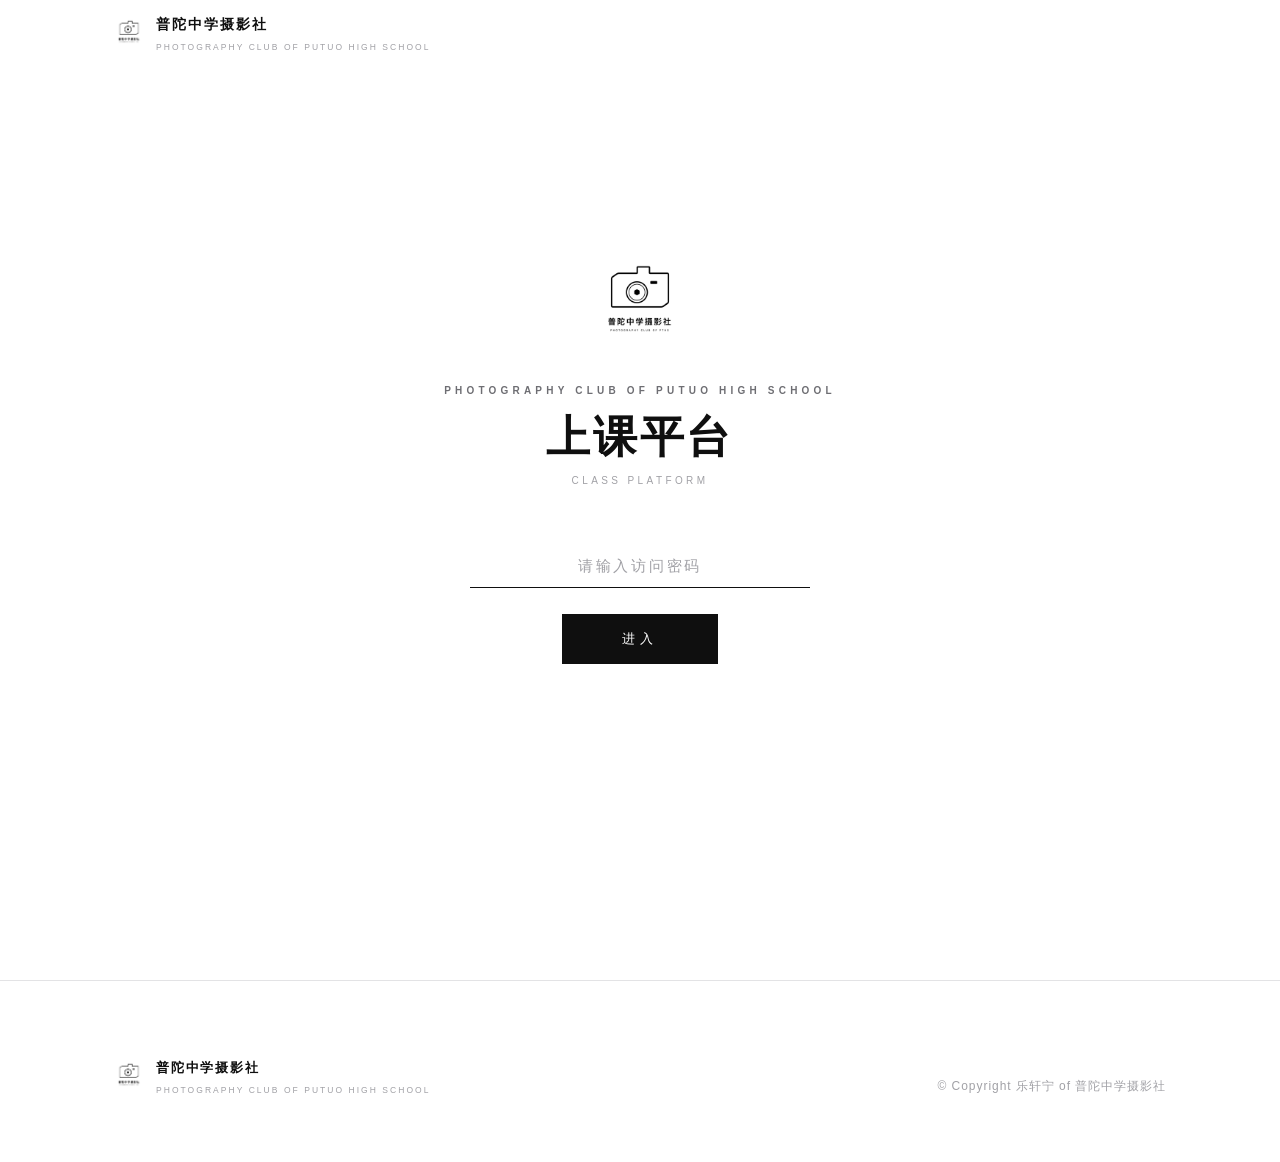
<file: space.html>
<!DOCTYPE html>
<html lang="zh-CN">
<head>
<meta charset="UTF-8">
<meta name="viewport" content="width=device-width, initial-scale=1">
<title>普陀中学摄影社 · 教师空间</title>
<meta name="description" content="普陀中学摄影社上课平台教师空间。查看课件、播放 HTML 课程、下载资料。">
<link rel="icon" href="data:image/svg+xml,%3Csvg xmlns='http://www.w3.org/2000/svg' viewBox='0 0 100 100'%3E%3Cg fill='none' stroke='%23000' stroke-width='5'%3E%3Ccircle cx='50' cy='50' r='42'/%3E%3Cpath d='M50 26 L71 38 L71 62 L50 74 L29 62 L29 38 Z'/%3E%3C/g%3E%3C/svg%3E">
<link rel="stylesheet" href="css/style.css">
</head>
<body data-page="space">

<!-- ================= 导航 ================= -->
<header class="nav" id="nav">
  <div class="nav-inner">
    <a class="brand" href="index.html" aria-label="返回首页">
      <img class="logo" src="logo.png" alt="普陀中学摄影社">
      <span>
        <span class="name">普陀中学摄影社</span>
        <span class="sub">Photography Club of Putuo High School</span>
      </span>
    </a>
    <div class="nav-right">
      <span class="nav-teacher" id="nav-teacher"></span>
      <a class="nav-switch" href="index.html">切换账号</a>
    </div>
  </div>
</header>

<main>
  <!-- ================= 空间头部 ================= -->
  <section class="space-hero">
    <div class="wrap">
      <div class="eyebrow">Classroom</div>
      <h1 id="space-teacher">…</h1>
      <div class="hero-en">Teaching Space</div>
      <p class="hero-desc">
        课件列表 · 支持 HTML / PPT / PPTX / PDF / DOC / DOCX<br>
        HTML 课件点击播放，其余格式点击下载。
      </p>
    </div>
  </section>

  <!-- ================= 课件列表 ================= -->
  <section class="wrap">
    <div class="sec-head reveal">
      <h2>课件<span class="en">Files</span></h2>
      <div class="sec-tools">
        <span class="sec-count" id="file-count"></span>
        <button class="text-btn" id="refresh-btn" type="button">刷新</button>
      </div>
    </div>
    <div class="file-list" id="file-list"></div>
  </section>
</main>

<!-- ================= 页脚 ================= -->
<footer class="foot">
  <div class="wrap foot-inner">
    <a class="brand" href="index.html">
      <img class="logo" src="logo.png" alt="普陀中学摄影社">
      <span>
        <span class="name">普陀中学摄影社</span>
        <span class="sub">Photography Club of Putuo High School</span>
      </span>
    </a>
    <div class="legal">
      ©️ Copyright 乐轩宁 of 普陀中学摄影社
    </div>
  </div>
</footer>

<script src="js/app.js"></script>
</body>
</html>
</file>
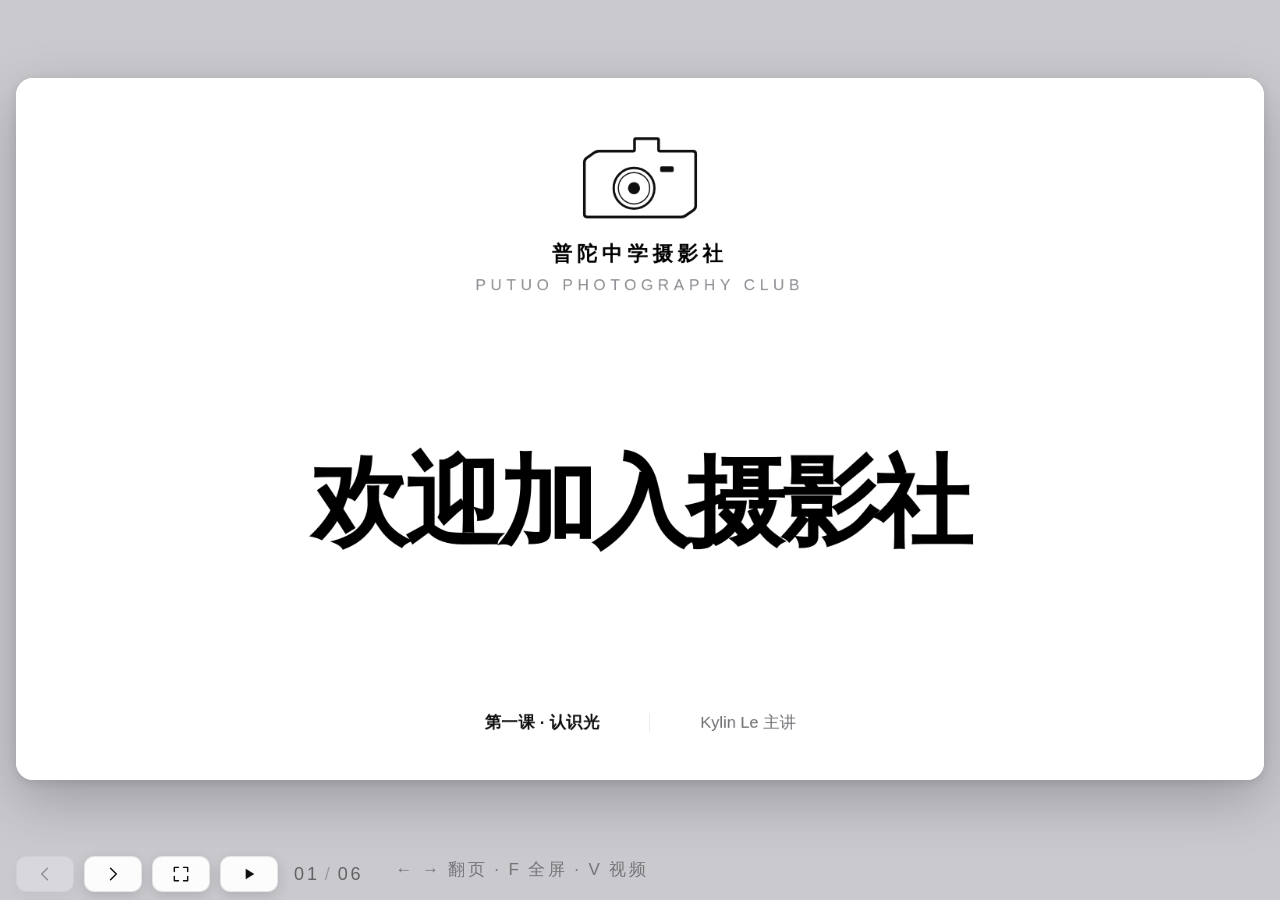
<file: lxn/第一节课.html>
<!DOCTYPE html>
<html lang="zh-CN">
<head>
<meta charset="UTF-8">
<meta name="viewport" content="width=device-width, initial-scale=1">
<title>普陀中学摄影社 · 第一课</title>
<style>
/* ============================================================
   普陀中学摄影社 · 第一课课件
   灰色外框内嵌圆角矩形页面；切页按钮位于外框左下角
   外观沿用官网：黑白 / 细线 / 字距 / 相机标
   舞台固定 1600×900 等比缩放，适配任意横屏
   ============================================================ */

:root{
  --ink:#0f0f0f;
  --paper:#ffffff;
  --muted:#6e6e73;
  --faint:#8a8a90;
  --line:#e3e3e5;
  --frame:#c9c9ce;
  --ease:cubic-bezier(.22,.61,.24,1);
  --r:22px;
}

*,*::before,*::after{ margin:0; padding:0; box-sizing:border-box; }

html,body{
  height:100%; overflow:hidden;
  background:var(--frame);
  font-family:-apple-system, BlinkMacSystemFont, "SF Pro Display", "PingFang SC",
              "Helvetica Neue", "Hiragino Sans GB", "Microsoft YaHei", sans-serif;
  -webkit-font-smoothing:antialiased;
  text-rendering:optimizeLegibility;
}

/* ---------- 舞台：外框中的圆角矩形 ---------- */
#stage{
  position:absolute; left:50%; top:calc(50% + var(--ty,0px));
  width:1600px; height:900px;
  transform-origin:center center;
  transform:translate(-50%,-50%) scale(var(--k,1));
  background:var(--paper);
  border-radius:var(--r);
  box-shadow:0 26px 72px rgba(0,0,0,.22), 0 3px 12px rgba(0,0,0,.10);
  overflow:hidden;
}

/* ---------- 页面 ---------- */
.slide{
  position:absolute; inset:0;
  background:var(--paper);
  opacity:0; z-index:1; pointer-events:none;
}
.slide.is-active{
  opacity:1; z-index:2; pointer-events:auto;
  animation:slIn .46s var(--ease) both;
}
@keyframes slIn{
  from{ opacity:0; transform:translate3d(var(--dx,14px),0,0) scale(.996); }
  to  { opacity:1; transform:none; }
}
/* 放大动效页：父级只做淡入，不做缩放位移 —— 否则会污染标题的落点计算 */
.slide.is-active.morphing{ animation-name:slFade; }
@keyframes slFade{
  from{ opacity:0; }
  to  { opacity:1; }
}

.slide.is-active .st{
  animation:rise .62s var(--ease) both;
  animation-delay:calc(80ms + min(var(--i,0) * 42ms, 300ms));
  will-change:transform,opacity;
}
@keyframes rise{
  from{ opacity:0; transform:translate3d(0,12px,0); }
  to  { opacity:1; transform:none; }
}

/* 放大动效进行中：目标标题及其祖先不参与入场动画，避免位移叠加 */
.slide.is-active .st.morph-live{ animation:none; opacity:1; }
/* 标题飞行期间，同页其余内容先隐藏，标题落位后再依次出现 */
.slide.is-active.morphing .st.morph-wait{ animation:none; opacity:0; }

/* ---------- 顶部进度 ---------- */
.prog{ position:absolute; top:0; left:calc(var(--r) + 2px); right:calc(var(--r) + 2px);
       height:2px; z-index:20; pointer-events:none; }
.prog i{
  display:block; height:100%; width:0;
  background:#fff; mix-blend-mode:difference;
  transition:width .45s var(--ease);
}

/* ---------- 页眉 ---------- */
.strip{
  position:absolute; top:40px; left:92px; right:92px;
  display:flex; justify-content:space-between; align-items:baseline;
  font-size:19px; letter-spacing:.26em; text-transform:uppercase;
  color:var(--faint); font-weight:500;
}
.strip .r{ font-variant-numeric:tabular-nums; }

/* ---------- 正文区 ---------- */
.body{
  position:absolute; inset:88px 92px 104px;
  display:flex; flex-direction:column;
}

.hd{ display:grid; grid-template-columns:82px minmax(0,1fr); gap:28px; align-items:start; }
.hd .num{
  font-size:20px; letter-spacing:.18em; color:var(--faint);
  font-weight:600; padding-top:.95em; font-variant-numeric:tabular-nums;
}
.hd h2{ font-size:70px; line-height:1.06; letter-spacing:-.03em; font-weight:600; }
.hd .en{
  margin-top:15px; font-size:20px; letter-spacing:.3em;
  text-transform:uppercase; color:var(--faint); font-weight:500;
}

.main{ margin-top:44px; flex:1; display:flex; flex-direction:column; min-height:0; }

.say{
  font-size:44px; line-height:1.55; letter-spacing:-.015em;
  color:var(--ink); font-weight:600; max-width:26em;
}
.say em{ font-style:normal; color:var(--faint); }

/* ---------- 列表 ---------- */
.rows{ border-top:1px solid var(--ink); }
.row{
  display:grid; grid-template-columns:82px 300px minmax(0,1fr);
  gap:26px; align-items:baseline; padding:30px 0;
  border-bottom:1px solid var(--line);
}
/* 撑满剩余高度：行等分、竖线贯通 */
.rows.fill{ display:flex; flex-direction:column; flex:1; }
.rows.fill .row{ flex:1 1 0; align-items:center; }
.row .n{ font-size:20px; letter-spacing:.18em; color:var(--faint); font-variant-numeric:tabular-nums; }
.row .t{ font-size:33px; font-weight:600; letter-spacing:-.015em; }
.row .d{ font-size:22px; line-height:1.8; color:var(--muted); }

/* ---------- 三栏 ---------- */
.c3{ display:grid; grid-template-columns:repeat(3,minmax(0,1fr)); border-top:1px solid var(--ink); }
.c3.two{ grid-template-columns:repeat(2,minmax(0,1fr)); }
.c3 > div{ padding:30px 34px 4px 0; }
.c3 > div + div{ border-left:1px solid var(--line); padding-left:34px; }
.c3 .k{ font-size:20px; letter-spacing:.18em; color:var(--faint); font-weight:600; }
.c3 h3{ font-size:37px; font-weight:600; letter-spacing:-.022em; margin-top:13px; }
.c3 .en2{
  font-size:20px; letter-spacing:.24em; text-transform:uppercase;
  color:var(--faint); margin-top:9px; font-weight:500;
}
.c3 p{ font-size:21px; line-height:1.9; color:var(--muted); margin-top:17px; }

/* 紧凑变体：整页多块内容并置 */
.c3.tight > div{ padding:16px 24px 0 0; }
.c3.tight > div + div{ padding-left:24px; border-left-color:transparent; }
/* 竖分隔线只画到清单区之前（用伪元素精确控制高度），避免与横线交叉成乱网 */
.c3.tight > div + div::before{
  content:''; position:absolute; left:0; top:18px; width:1px; height:142px;
  background:var(--line);
}
/* 下排两栏内容更少，竖线相应缩短 */
.c3.two.tight > div + div::before{ height:142px; }
.c3.tight > div{ position:relative; }
.c3.tight h3{ font-size:29px; margin-top:7px; }
.c3.tight .en2{
  display:block; font-size:19px; letter-spacing:.18em; margin-top:5px;
}
.c3.tight p{ font-size:20px; line-height:1.55; margin-top:8px; }
.c3.tight .chips span{ font-size:20px; padding:11px 16px; }

/* 文字型要点清单（不使用图片占位） */
.klist{ margin-top:12px; }
.klist div{
  font-size:20px; line-height:1.45; color:var(--muted);
  padding:4px 0; border-bottom:1px solid var(--line);
  width:100%;
}
.klist div:last-child{ border-bottom:none; }

/* 迷你预览 */
.mini{ margin-top:12px; }
.mini-list div{
  font-size:20px; line-height:1.45; color:var(--muted);
  padding:4px 0; border-bottom:1px solid var(--line);
  display:flex; gap:14px; align-items:baseline;
  width:100%;
}
.mini-list div:last-child{ border-bottom:none; }
.mini-list b{ color:var(--ink); font-weight:600; min-width:94px; }

/* ---------- 两栏数值 ---------- */
.duo{ display:grid; grid-template-columns:repeat(2,minmax(0,1fr)); border-top:1px solid var(--ink); }
.duo > div{ padding:26px 40px 4px 0; }
.duo > div + div{ border-left:1px solid var(--line); padding-left:40px; }
.duo .v{ font-size:58px; font-weight:600; letter-spacing:-.035em; line-height:1.06; }
.duo .k{
  font-size:21px; letter-spacing:.14em; color:var(--ink); margin-top:12px;
  font-weight:600;
}
.duo .d{ font-size:21px; color:var(--muted); margin-top:9px; line-height:1.8; }

/* ---------- 底部小注（04/05 页并列，位置与高度需一致） ---------- */
.cap{
  margin-top:14px; height:30px; line-height:30px;
  font-size:20px; color:var(--muted);
}
.cap::before{
  content:''; display:inline-block; width:28px; height:1px;
  background:var(--line); vertical-align:middle; margin-right:13px;
}
.cap b{ color:var(--ink); font-weight:600; }

/* ============================================================
   01 封面
   ============================================================ */
.cover2{
  position:absolute; inset:0; padding:74px 92px 60px;
  display:flex; flex-direction:column; align-items:center; justify-content:space-between;
  text-align:center;
}
/* 相机标：块级盒必须用 margin:auto 居中（text-align 对块级盒无效） */
.c2mark{ width:150px; margin:0 auto; color:var(--ink); }
.c2mark svg{ width:100%; height:auto; display:block; }
.c2name{ margin-top:26px; font-size:26px; font-weight:600; letter-spacing:.24em; }
.c2en{ margin-top:11px; font-size:20px; letter-spacing:.3em; text-transform:uppercase; color:var(--faint); font-weight:500; }
.c2title{
  font-size:126px; line-height:1.02; letter-spacing:-.045em; font-weight:600;
  margin-left:-.02em;
}
.c2bot{ display:flex; gap:64px; align-items:baseline; font-size:21px; color:var(--muted); }
.c2bot b{ color:var(--ink); font-weight:600; letter-spacing:.02em; }
.c2bot .sep{ width:1px; height:24px; background:var(--line); align-self:center; }

/* ============================================================
   02 自我介绍
   ============================================================ */
.about{
  display:grid; grid-template-columns:minmax(0,.8fr) minmax(0,1.2fr);
  gap:70px; align-items:stretch; flex:1;
}
.about-l{ display:flex; flex-direction:column; justify-content:space-between; padding-right:20px; }
.about-name{ font-size:86px; line-height:1; letter-spacing:-.04em; font-weight:600; }
.about-cn{ margin-top:18px; font-size:27px; color:var(--muted); letter-spacing:.22em; }
.about-tag{ margin-top:24px; font-size:21px; color:var(--faint); letter-spacing:.03em; }
.about-note{
  margin-top:40px; display:flex; gap:14px; align-items:flex-start;
  font-size:22px; line-height:1.75; color:var(--muted);
}
.about-note .tick{ width:28px; height:1px; background:var(--line); flex:0 0 auto; margin-top:15px; }
/* ============================================================
   03 课程介绍 —— 两张课程卡（第 4 页由此放大）
   ============================================================ */
.coursegrid{
  display:grid; grid-template-columns:repeat(2,minmax(0,1fr)); gap:56px;
  margin-top:44px; flex:1;
  border-top:1px solid var(--ink);
}
.ccard{ padding-top:22px; display:flex; flex-direction:column; }
.ccard .ck{ font-size:20px; letter-spacing:.18em; color:var(--faint); font-weight:600; }
.ccard h3{ font-size:64px; font-weight:600; letter-spacing:-.03em; margin-top:12px; }
.ccard .cen{ margin-top:10px; font-size:20px; letter-spacing:.26em; text-transform:uppercase; color:var(--faint); font-weight:500; }
.ccard p{ margin-top:18px; font-size:22px; line-height:1.6; color:var(--muted); }
.ccard .clist{ margin-top:16px; }
.ccard .clist div{
  font-size:20px; line-height:1.45; color:var(--faint);
  padding:6px 0; border-bottom:1px solid var(--line);
  width:100%;
}
.ccard .clist div:last-child{ border-bottom:none; }
.ccard .cfoot{ margin-top:auto; padding-top:20px; font-size:20px; color:var(--faint); letter-spacing:.03em; }

/* ============================================================
   04 / 05 课程详情 —— 整页大字
   ============================================================ */
.detail{ display:flex; flex-direction:column; height:100%; }
.dnum{ font-size:20px; letter-spacing:.18em; color:var(--faint); font-weight:600; }
.detail h2{ font-size:140px; line-height:1.02; letter-spacing:-.045em; font-weight:600; margin-top:16px; }
.dsub{
  margin-top:32px; font-size:44px; line-height:1.5; letter-spacing:-.015em;
  font-weight:600; color:var(--ink); max-width:24em;
}
.dfoot{ margin-top:auto; padding-top:30px; }
/* 中段关键词条 */
.dmid{ margin-top:38px; padding-top:20px; border-top:1px solid var(--line); }
.dmid-k{ font-size:21px; letter-spacing:.18em; color:var(--ink); font-weight:600; }
.chips{ display:flex; flex-wrap:wrap; gap:12px; margin-top:18px; }
.chips span{
  font-size:23px; line-height:1; padding:13px 22px;
  border:1px solid var(--line); border-radius:999px; color:var(--ink);
}

/* ============================================================
   视频播放层
   ============================================================ */
.player{
  position:fixed; inset:0; z-index:90;
  display:none; place-items:center;
  background:rgba(6,6,8,.97);
  backdrop-filter:blur(6px);
}
.player.on{ display:grid; }
/* 视频铺满整个视口：用 object-fit:contain 保持原始比例，
   非 16:9 素材会自动留黑边，不会被裁切或拉伸 */
.player video{
  width:100%; height:100%;
  object-fit:contain;
  background:transparent;
  outline:none;
}
.player .pclose{
  position:absolute; top:26px; right:30px;
  width:44px; height:44px; border-radius:50%;
  background:rgba(255,255,255,.12); border:1px solid rgba(255,255,255,.2);
  color:#fff; cursor:pointer; display:grid; place-items:center;
  transition:background .2s var(--ease), transform .2s var(--ease);
}
.player .pclose:hover{ background:rgba(255,255,255,.22); transform:scale(1.06); }
.player .pclose svg{ width:20px; height:20px; }
.player .pmiss{
  position:absolute; bottom:34px; left:50%; transform:translateX(-50%);
  font-size:17px; letter-spacing:.04em; color:#e6e6ea;
  background:rgba(255,255,255,.1); border:1px solid rgba(255,255,255,.16);
  padding:10px 20px; border-radius:999px; display:none;
}
.player .pmiss.on{ display:block; }

/* ---------- 反白页 ---------- */
.slide.dark{ background:var(--ink); color:#fff; }
.slide.dark .strip{ color:#8b8b91; }
.slide.dark .hd .num{ color:#8b8b91; }
.slide.dark .hd .en{ color:#8b8b91; }
.slide.dark .c3{ border-top-color:#fff; }
.slide.dark .c3 > div + div{ border-left-color:#2a2a2e; }
.slide.dark .c3 .k,
.slide.dark .c3 .en2{ color:#8b8b91; }
.slide.dark .c3 p{ color:#c2c2c8; }
.slide.dark .say{ color:#fff; }
.slide.dark .say em{ color:#91919a; }

/* ---------- 工具条：外框左下角，三枚分离的扁圆角矩形 ---------- */
.bar{
  position:fixed; left:64px; bottom:8px; z-index:80;
  display:flex; align-items:center; gap:10px;
}
.bar button{
  -webkit-appearance:none; appearance:none;
  width:58px; height:36px; border-radius:10px;
  background:rgba(255,255,255,.94);
  border:1px solid rgba(0,0,0,.09);
  box-shadow:0 4px 14px rgba(0,0,0,.13);
  display:grid; place-items:center; color:var(--ink); cursor:pointer;
  transition:transform .22s var(--ease), box-shadow .22s var(--ease),
             background .22s var(--ease), opacity .22s var(--ease);
}
.bar button:hover{ background:#fff; transform:translateY(-2px); box-shadow:0 8px 20px rgba(0,0,0,.17); }
.bar button:active{ transform:translateY(0); }
.bar button:disabled{ opacity:.3; cursor:default; transform:none; box-shadow:0 4px 14px rgba(0,0,0,.10); }
.bar svg{ width:20px; height:20px; display:block; }
.count{
  display:flex; align-items:baseline; gap:5px;
  font-size:18px; letter-spacing:.16em; color:rgba(26,26,28,.58);
  font-variant-numeric:tabular-nums; user-select:none; padding-left:6px;
}
.count i{ font-style:normal; opacity:.45; }
.count span{ display:inline-block; }
.count span.roll{ animation:roll .34s var(--ease); }
@keyframes roll{
  from{ opacity:0; transform:translate3d(0,7px,0); }
  to  { opacity:1; transform:none; }
}

.hint{
  position:fixed; left:64px; bottom:19px; z-index:79;
  font-size:17px; letter-spacing:.14em; color:rgba(28,28,30,.48);
  pointer-events:none; transition:opacity .5s var(--ease);
  text-transform:uppercase;
}
.hint.hide{ opacity:0; }

@media (prefers-reduced-motion: reduce){
  *{ animation:none !important; transition:none !important; }
}
</style>
</head>
<body>

<!-- 新版相机标，fill/stroke 全部继承 currentColor -->
<svg width="0" height="0" style="position:absolute" aria-hidden="true"><defs>
  <g id="camMark">
    <g transform="translate(-92.14,-87.14) scale(1.4286)">
      <path d="M 103.00 276.00 L 283.00 276.00 Q 288.00 276.00 292.10 273.14 L 306.90 262.86 Q 311.00 260.00 311.00 255.00 L 311.00 155.00 Q 311.00 150.00 306.00 150.00 L 242.50 150.00 Q 240.00 150.00 240.00 147.50 L 240.00 128.50 Q 240.00 126.00 237.50 126.00 L 196.50 126.00 Q 194.00 126.00 194.00 128.50 L 194.00 147.50 Q 194.00 150.00 191.50 150.00 L 126.00 150.00 Q 121.00 150.00 116.90 152.86 L 102.10 163.14 Q 98.00 166.00 98.00 171.00 L 98.00 271.00 Q 98.00 276.00 103.00 276.00 Z" stroke-width="5.2"/>
      <circle cx="193.0" cy="221.0" r="39.0" stroke-width="4.4"/>
      <circle cx="193.0" cy="221.0" r="30.0" stroke-width="2.2"/>
      <circle cx="193.0" cy="221.0" r="11.5" fill="currentColor" stroke="none"/>
      <rect x="243.0" y="179.0" width="26" height="11" rx="3" fill="currentColor" stroke="none"/>
    </g>
  </g>
</defs></svg>

<div id="stage">

  <div class="prog"><i id="prog"></i></div>

  <!-- ========== 01 封面 ========== -->
  <section class="slide">
    <div class="cover2">
      <div class="st" style="--i:0">
        <div class="c2mark">
          <svg viewBox="40 85 320 230" fill="none" stroke="currentColor"
               stroke-linecap="round" stroke-linejoin="round"><use href="#camMark"/></svg>
        </div>
        <div class="c2name">普陀中学摄影社</div>
        <div class="c2en">Putuo Photography Club</div>
      </div>

      <div class="c2title st" style="--i:1">欢迎加入摄影社</div>

      <div class="c2bot st" style="--i:2">
        <span><b>第一课 · 认识光</b></span>
        <span class="sep"></span>
        <span>Kylin Le 主讲</span>
      </div>
    </div>
  </section>

  <!-- ========== 02 自我介绍 ========== -->
  <section class="slide">
    <div class="strip"><span>普陀中学摄影社 · 第一课</span><span class="r">02 / 06</span></div>
    <div class="body">
      <div class="hd st" style="--i:0">
        <div class="num">02</div>
        <div>
          <h2>自我介绍</h2>
          <div class="en">About Me</div>
        </div>
      </div>
      <div class="main">
        <div class="about">
      <div class="about-l st" style="--i:1">
        <div>
          <div class="about-name">Kylin Le</div>
          <div class="about-cn">乐轩宁</div>
          <div class="about-tag">普陀中学摄影社成员</div>
        </div>
        <div class="about-note"><span class="tick"></span><span>这一课由我主讲。<br>下面先认识一下我负责的事。</span></div>
      </div>
          <div class="rows fill">
            <div class="row st" style="--i:2">
              <div class="n">01</div>
              <div class="t">图表制作</div>
              <div class="d">社刊、课程与活动里的数据图表</div>
            </div>
            <div class="row st" style="--i:3">
              <div class="n">02</div>
              <div class="t">网站运维</div>
              <div class="d">普陀中学摄影社网站的建设与更新</div>
            </div>
            <div class="row st" style="--i:4">
              <div class="n">03</div>
              <div class="t">基础课教学</div>
              <div class="d">理论课 · 软硬件操作与概念学习</div>
            </div>
          </div>
        </div>
      </div>
    </div>
  </section>

  <!-- ========== 03 课程介绍（大字） ========== -->
  <section class="slide">
    <div class="strip"><span>普陀中学摄影社 · 第一课</span><span class="r">03 / 06</span></div>
    <div class="body">
      <div class="hd st" style="--i:0">
        <div class="num">03</div>
        <div>
          <h2>课程介绍</h2>
          <div class="en">Courses</div>
        </div>
      </div>
      <div class="main">
        <p class="say st" style="--i:1">两门课。<em>一门讲清楚，一门练出来。</em></p>
        <div class="coursegrid">
          <div class="ccard st" style="--i:2">
            <div class="ck">A</div>
            <h3 data-morph="basic">基础课</h3>
            <div class="cen">Foundation</div>
            <p>偏向理论 · 软硬件操作与概念学习</p>
            <div class="clist">
              <div>相机按键、菜单、存储</div>
              <div>曝光、构图、色彩原理</div>
              <div>光线的方向与强弱</div>
            </div>
            <div class="cfoot">零基础友好 · 每周二</div>
          </div>
          <div class="ccard st" style="--i:3">
            <div class="ck">B</div>
            <h3 data-morph="advanced">提升课</h3>
            <div class="cen">Advanced</div>
            <p>偏向实践 · 剪辑思路与作品打磨</p>
            <div class="clist">
              <div>素材整理与取舍</div>
              <div>节奏编排与转场</div>
              <div>成片叙事与互评</div>
            </div>
            <div class="cfoot">需要基础 · 主要负责人：孙炜航</div>
          </div>
        </div>
      </div>
    </div>
  </section>

  <!-- ========== 04 基础课（由第 03 页的基础课标题放大而来） ========== -->
  <section class="slide">
    <div class="strip"><span>普陀中学摄影社 · 第一课</span><span class="r">04 / 06</span></div>
    <div class="body">
      <div class="detail">
        <div class="dnum st" style="--i:0">04</div>
        <h2 class="st" style="--i:1" data-morph="basic">基础课</h2>
        <div class="dsub st" style="--i:2">偏向理论，如软硬件操作和概念学习……</div>
        <div class="dmid st" style="--i:3">
          <div class="dmid-k">本课关键词</div>
          <div class="chips">
            <span>相机操作</span><span>曝光三要素</span><span>构图原理</span><span>色彩与光线</span>
          </div>
        </div>
        <div class="dfoot">
          <div class="duo">
            <div class="st" style="--i:4">
              <div class="v">软硬件</div>
              <div class="k">操作</div>
              <div class="d">认识自己的相机：按键、菜单、存储、清理。</div>
            </div>
            <div class="st" style="--i:5">
              <div class="v">概念</div>
              <div class="k">学习</div>
              <div class="d">曝光三要素、构图原理、色彩与光线的关系。</div>
            </div>
          </div>
          <div class="cap st" style="--i:6">主讲：<b>Kylin Le</b></div>
        </div>
      </div>
    </div>
  </section>

  <!-- ========== 05 提升课 ========== -->
  <section class="slide">
    <div class="strip"><span>普陀中学摄影社 · 第一课</span><span class="r">05 / 06</span></div>
    <div class="body">
      <div class="detail">
        <div class="dnum st" style="--i:0">05</div>
        <h2 class="st" style="--i:1" data-morph="advanced">提升课</h2>
        <div class="dsub st" style="--i:2">偏向实践，如剪辑思路……</div>
        <div class="dmid st" style="--i:3">
          <div class="dmid-k">本课关键词</div>
          <div class="chips">
            <span>剪辑节奏</span><span>素材整理</span><span>成片叙事</span><span>作品打磨</span>
          </div>
        </div>
        <div class="dfoot">
          <div class="duo">
            <div class="st" style="--i:4">
              <div class="v">剪辑</div>
              <div class="k">思路</div>
              <div class="d">从一堆素材到一条成片，节奏怎么排。</div>
            </div>
            <div class="st" style="--i:5">
              <div class="v">实战</div>
              <div class="k">项目</div>
              <div class="d">跟着一个主题，拍出一组完整作品。</div>
            </div>
          </div>
          <div class="cap st" style="--i:6">主要负责人：<b>孙炜航</b></div>
        </div>
      </div>
    </div>
  </section>

  <!-- ========== 06 网站和公众号（含作品展示 / 活动日程 / 上课平台） ========== -->
  <section class="slide">
    <div class="strip"><span>普陀中学摄影社 · 第一课</span><span class="r">06 / 06</span></div>
    <div class="body">
      <div class="hd st" style="--i:0">
        <div class="num">06</div>
        <div>
          <h2>网站和公众号</h2>
          <div class="en">Website &amp; WeChat</div>
        </div>
      </div>
      <div class="main">
        <div class="c3 tight st" style="--i:1">
          <div>
            <div class="k">01</div>
            <h3>摄影社网站</h3>
            <div class="en2">Website</div>
            <p>课程、任务、招新，都在这里。</p>
            <div class="klist">
              <div>课程表与任务发布</div>
              <div>招新与作品征集</div>
            </div>
          </div>
          <div>
            <div class="k">02</div>
            <h3>微信公众号</h3>
            <div class="en2">WeChat</div>
            <p>作品更新、活动通知，第一时间发。</p>
            <div class="klist">
              <div>每节课后更新作品</div>
              <div>活动通知固定出口</div>
            </div>
          </div>
          <div>
            <div class="k">03</div>
            <h3>优秀作品展示</h3>
            <div class="en2">Selected Works</div>
            <p>社员自己拍的，每节课挑三张互评。</p>
            <div class="klist">
              <div>优秀作品持续更新</div>
              <div>课后投屏互评</div>
            </div>
          </div>
        </div>
        <div class="c3 two tight st" style="--i:2; margin-top:22px">
          <div>
            <div class="k">04</div>
            <h3>摄影活动日程</h3>
            <div class="en2">Schedule</div>
            <p>常规活动，名单每次在群里发。</p>
            <div class="mini">
              <div class="mini-list">
                <div><b>校内</b><span>元旦汇演 · 三独比赛 · 校园日常</span></div>
                <div><b>校外</b><span>外拍活动，一整个下午一个主题</span></div>
                <div><b>课内</b><span>作品鉴赏，把照片摊开一起看</span></div>
              </div>
            </div>
          </div>
          <div>
            <div class="k">05</div>
            <h3>上课平台</h3>
            <div class="en2">Platform</div>
            <p>两种托管方式，按需取用。</p>
            <div class="mini">
              <div class="mini-list">
                <div><b>讲师账号</b><span>任课老师有独立账号</span></div>
                <div><b>PPT 托管</b><span>课件上传后统一管理</span></div>
                <div><b>HTML 托管</b><span>网页课件，随时打开</span></div>
              </div>
            </div>
          </div>
        </div>
      </div>
    </div>
  </section>

</div>

<!-- ========== 提示 ========== -->
<div class="hint" id="hint">← → 翻页 · F 全屏 · V 视频</div>

<!-- ========== 工具条：外框左下角 ========== -->
<div class="bar" id="bar">
  <button id="prev" aria-label="上一页" title="上一页 (←)">
    <svg viewBox="0 0 24 24" fill="none" stroke="currentColor" stroke-width="1.7"
         stroke-linecap="round" stroke-linejoin="round"><path d="M15 5 L8 12 L15 19"/></svg>
  </button>
  <button id="next" aria-label="下一页" title="下一页 (→)">
    <svg viewBox="0 0 24 24" fill="none" stroke="currentColor" stroke-width="1.7"
         stroke-linecap="round" stroke-linejoin="round"><path d="M9 5 L16 12 L9 19"/></svg>
  </button>
  <button id="fs" aria-label="全屏" title="全屏 (F)">
    <svg viewBox="0 0 24 24" fill="none" stroke="currentColor" stroke-width="1.7"
         stroke-linecap="round" stroke-linejoin="round">
      <path d="M4 9 V4 H9"/><path d="M20 9 V4 H15"/>
      <path d="M4 15 V20 H9"/><path d="M20 15 V20 H15"/>
    </svg>
  </button>
  <button id="play" aria-label="播放视频" title="播放视频 (V)">
    <svg viewBox="0 0 24 24" fill="currentColor" stroke="none"
         stroke-linecap="round" stroke-linejoin="round">
      <path d="M8 5.6 L18.4 12 L8 18.4 Z"/>
    </svg>
  </button>
  <div class="count"><span id="cur">01</span><i>/</i><span id="tot">06</span></div>
</div>

<!-- ========== 视频播放层 ========== -->
<div class="player" id="player" aria-hidden="true">
  <video id="video" preload="metadata" playsinline></video>
  <button class="pclose" id="pclose" aria-label="关闭视频" title="关闭 (Esc)">
    <svg viewBox="0 0 24 24" fill="none" stroke="currentColor" stroke-width="1.8"
         stroke-linecap="round" stroke-linejoin="round">
      <path d="M6 6 L18 18"/><path d="M18 6 L6 18"/>
    </svg>
  </button>
  <div class="pmiss" id="pmiss">未找到视频文件 firstclass.mp4</div>
</div>

<script>
(function () {
  'use strict';

  var stage  = document.getElementById('stage');
  var bar    = document.getElementById('bar');
  var hint   = document.getElementById('hint');
  var slides = Array.prototype.slice.call(document.querySelectorAll('.slide'));
  var prog   = document.getElementById('prog');
  var curEl  = document.getElementById('cur');
  var totEl  = document.getElementById('tot');
  var prevBtn= document.getElementById('prev');
  var nextBtn= document.getElementById('next');
  var fsBtn  = document.getElementById('fs');
  var playBtn= document.getElementById('play');
  var player = document.getElementById('player');
  var video  = document.getElementById('video');
  var pclose = document.getElementById('pclose');
  var pmiss  = document.getElementById('pmiss');

  var VIDEO_SRC = './firstclass.mp4';

  var SW = 1600, SH = 900;
  var MX = 16, MT = 10, MB = 52;
  var K = 1, cur = 0;

  /* ---------- 1. 舞台缩放 ---------- */
  function fit() {
    var k = Math.min(
      (window.innerWidth  - MX * 2) / SW,
      (window.innerHeight - MT - MB) / SH
    );
    k = Math.max(k, 0.1);
    K = k;
    stage.style.setProperty('--k', k.toFixed(4));
    stage.style.setProperty('--ty', ((MT - MB) / 2) + 'px');

    var left = Math.max(MX, Math.round((window.innerWidth - SW * k) / 2));
    bar.style.left  = left + 'px';
    hint.style.left = (bar.getBoundingClientRect().right + 32) + 'px';
  }
  window.addEventListener('resize', fit);
  document.addEventListener('fullscreenchange', fit);
  fit();

  /* ---------- 2. 放大动效（FLIP：真元素自身缩放位移，不做克隆） ----------
     做法：目标大标题先缩放 + 位移到来源小标题所在位置，再动画回原位。
     全程只有这一个元素参与，不会出现新旧两个标题的重影。          */
  function stageBox(el) {
    var r = el.getBoundingClientRect();
    var s = stage.getBoundingClientRect();
    return {
      x: (r.left - s.left) / K,
      y: (r.top  - s.top)  / K,
      w: r.width / K,
      h: r.height / K
    };
  }

  // 文字的真实边界（块级元素的盒模型会被拉满整列，量盒子会失真）
  function textBox(el) {
    var rng = document.createRange();
    rng.selectNodeContents(el);
    var r = rng.getBoundingClientRect();
    var s = stage.getBoundingClientRect();
    return {
      x: (r.left - s.left) / K,
      y: (r.top  - s.top)  / K,
      w: r.width / K,
      h: r.height / K
    };
  }

  var liveNodes = [];   // 处于 morph-live 状态的节点（下次翻页时统一清理）

  function runMorph(srcEl, dstEl, ra, rb) {
    if (!ra || !rb || !ra.w || !rb.w) return;

    var eb = stageBox(dstEl);  // 目标元素自身的盒子
    var ox = rb.x - eb.x;      // 文字在元素盒子内的偏移
    var oy = rb.y - eb.y;

    var k  = ra.w / rb.w;      // 起始缩放：大字缩到和小字一样大
    var dx = ra.x - rb.x;      // 起点位移：文字左上角对齐来源
    var dy = ra.y - rb.y;

    // 目标标题：不参与入场动画，避免额外的位移叠加
    var node = dstEl;
    while (node && node !== stage) {
      if (node.classList && node.classList.contains('st')) {
        node.classList.add('morph-live');
        liveNodes.push(node);
      }
      node = node.parentNode;
    }

    // 同页其余内容：先藏起来，标题落位后再依次出现
    var waits = [];
    Array.prototype.forEach.call(dstEl.closest('.slide').querySelectorAll('.st'), function (e) {
      if (e === dstEl || e.classList.contains('morph-live')) return;
      e.classList.add('morph-wait');
      waits.push(e);
      liveNodes.push(e);
    });

    dstEl.style.transformOrigin = ox + 'px ' + oy + 'px';

    var anim = dstEl.animate([
      { transform: 'translate(' + dx + 'px,' + dy + 'px) scale(' + k + ')' },
      { transform: 'translate(0px,0px) scale(1)' }
    ], { duration: 700, easing: 'cubic-bezier(.22,.61,.24,1)', fill: 'both' });

    anim.onfinish = function () {
      dstEl.style.transformOrigin = '';
      anim.cancel();
      // morph-live / morph-wait 不在这里摘除——
      // 一摘除 rise 动画会重新触发，标题会闪一下消失再淡入。
      // 它们由下一次翻页时的统一清理负责。
    };

    // 标题落位后，其余内容按原节奏依次浮现
    waits.forEach(function (e, idx) {
      setTimeout(function () {
        e.classList.remove('morph-wait');
        e.style.animationDelay = 'calc(60ms + min(' + (idx + 1) * 30 + 'ms, 180ms))';
        e.style.animationDuration = '.42s';
        void e.offsetWidth;   // 强制重排，让 rise 动画重新开始
      }, 380 + Math.min(idx * 30, 180));
    });
  }

  /* ---------- 3. 翻页 ---------- */
  function pad(n) { return n < 10 ? '0' + n : '' + n; }

  function go(n, dir) {
    n = Math.max(0, Math.min(slides.length - 1, n));
    if (n === cur) return;
    var d = dir != null ? dir : (n > cur ? 1 : -1);

    var from = slides[cur], to = slides[n];

    // 清理上一次动效留下的 morph-live / morph-wait 状态
    liveNodes.forEach(function (nd) {
      nd.classList.remove('morph-live');
      nd.classList.remove('morph-wait');
      nd.style.animationDelay = '';
      nd.style.animationDuration = '';
    });
    liveNodes = [];

    // 放大动效：两页有同一个 data-morph 标记时，标题飞过去
    var ma = from.querySelector('[data-morph]');
    var mb = to.querySelector('[data-morph]');
    var morph = ma && mb && ma.getAttribute('data-morph') === mb.getAttribute('data-morph');

    // 必须在激活之前测量：激活后入场动画会带来位移
    var ra = morph ? textBox(ma) : null;
    var rb = morph ? textBox(mb) : null;

    from.classList.remove('is-active');

    to.style.setProperty('--dx', (morph ? 0 : d * 14) + 'px');
    void to.offsetWidth;
    to.classList.add('is-active');
    to.classList.toggle('morphing', !!morph);

    if (morph) runMorph(ma, mb, ra, rb);

    cur = n;
    render();
  }

  function render() {
    curEl.textContent = pad(cur + 1);
    totEl.textContent = pad(slides.length);
    prog.style.width = ((cur + 1) / slides.length * 100) + '%';
    prevBtn.disabled = cur === 0;
    nextBtn.disabled = cur === slides.length - 1;

    curEl.classList.remove('roll');
    void curEl.offsetWidth;
    curEl.classList.add('roll');
  }

  prevBtn.addEventListener('click', function () { go(cur - 1); });
  nextBtn.addEventListener('click', function () { go(cur + 1); });

  /* ---------- 4. 全屏 ---------- */
  fsBtn.addEventListener('click', function () {
    if (document.fullscreenElement) {
      document.exitFullscreen();
    } else if (document.documentElement.requestFullscreen) {
      document.documentElement.requestFullscreen();
    }
  });

  /* ---------- 5. 视频播放 ---------- */
  function openPlayer() {
    player.classList.add('on');
    player.setAttribute('aria-hidden', 'false');
    if (!video.getAttribute('src')) video.setAttribute('src', VIDEO_SRC);

    var p = video.play();
    if (p && p.catch) {
      p.catch(function () {
        // 文件缺失或浏览器拒绝自动播放：给出提示，不抛错
        pmiss.classList.add('on');
      });
    }
  }

  function closePlayer() {
    player.classList.remove('on');
    player.setAttribute('aria-hidden', 'true');
    pmiss.classList.remove('on');
    try { video.pause(); } catch (e) {}
  }

  playBtn.addEventListener('click', function () {
    if (player.classList.contains('on')) {
      closePlayer();
    } else {
      openPlayer();
    }
  });

  pclose.addEventListener('click', closePlayer);

  // 播放出错（文件不存在）时提示
  video.addEventListener('error', function () {
    if (player.classList.contains('on')) pmiss.classList.add('on');
  });
  video.addEventListener('loadeddata', function () {
    pmiss.classList.remove('on');
  });

  /* ---------- 6. 键盘 ---------- */
  function hideHint() { hint.classList.add('hide'); }

  document.addEventListener('keydown', function (e) {
    var k = e.key;
    if (k === 'ArrowRight' || k === 'ArrowDown' || k === 'PageDown' || k === ' ') {
      e.preventDefault(); hideHint(); go(cur + 1);
    } else if (k === 'ArrowLeft' || k === 'ArrowUp' || k === 'PageUp') {
      e.preventDefault(); hideHint(); go(cur - 1);
    } else if (k === 'Home') {
      e.preventDefault(); hideHint(); go(0, -1);
    } else if (k === 'End') {
      e.preventDefault(); hideHint(); go(slides.length - 1, 1);
    } else if (k === 'f' || k === 'F') {
      fsBtn.click();
    } else if (k === 'v' || k === 'V') {
      playBtn.click();
    } else if (k === 'Escape') {
      // 视频层优先关闭，其次退出全屏
      if (player.classList.contains('on')) {
        e.preventDefault(); closePlayer();
      } else if (document.fullscreenElement) {
        document.exitFullscreen();
      }
    }
  });

  /* ---------- 6. 初始化 ---------- */
  slides[0].classList.add('is-active');
  render();
  setTimeout(hideHint, 7000);
})();
</script>
</body>
</html>
</file>
<file: css/style.css>
/* ============================================================
   普陀中学摄影社 · 上课平台 — 共享样式
   设计系统延续 aaa.html：细线 / 黑白 / 字距 / 简约
   页面：index.html（密码门 + 教师选择）、space.html（教师空间）
   ============================================================ */

:root{
  --ink:#0f0f0f;
  --paper:#ffffff;
  --muted:#6e6e73;
  --faint:#a1a1a6;
  --line:#e3e3e5;
  --err:#c2402a;

  --pad: clamp(20px, 5vw, 64px);
  --maxw: 1180px;

  --ease: cubic-bezier(.22,.61,.24,1);
}

*,*::before,*::after{ margin:0; padding:0; box-sizing:border-box; }

html{
  -webkit-text-size-adjust:100%;
  scroll-behavior:smooth;
}

body{
  background:var(--paper);
  color:var(--ink);
  font-family:-apple-system, BlinkMacSystemFont, "SF Pro Display", "PingFang SC",
              "Helvetica Neue", "Hiragino Sans GB", "Microsoft YaHei", sans-serif;
  font-size:16px;
  line-height:1.7;
  -webkit-font-smoothing:antialiased;
  text-rendering:optimizeLegibility;
  overflow-x:hidden;
}

::selection{ background:var(--ink); color:var(--paper); }

a{ color:inherit; text-decoration:none; }
img{ display:block; max-width:100%; }

.wrap{
  width:100%;
  max-width:var(--maxw);
  margin:0 auto;
  padding:0 var(--pad);
}

/* ---------- 顶部导航 ---------- */
.nav{
  position:fixed; inset:0 0 auto 0; z-index:100;
  background:rgba(255,255,255,.82);
  backdrop-filter:saturate(180%) blur(14px);
  -webkit-backdrop-filter:saturate(180%) blur(14px);
  border-bottom:1px solid transparent;
  transition:border-color .4s var(--ease), background .4s var(--ease);
}
.nav.is-scrolled{ border-bottom-color:var(--line); }

.nav-inner{
  max-width:var(--maxw); margin:0 auto;
  padding:0 var(--pad);
  height:64px;
  display:flex; align-items:center; justify-content:space-between; gap:24px;
}

.brand{ display:flex; align-items:center; gap:12px; }
.brand img.logo{ width:30px; height:30px; flex:0 0 auto; object-fit:contain; }
.brand .name{
  font-size:14px; font-weight:600; letter-spacing:.14em;
}
.brand .sub{
  display:block; font-size:8.5px; letter-spacing:.24em;
  color:var(--faint); text-transform:uppercase; margin-top:3px; font-weight:500;
}

.nav-right{ display:flex; align-items:center; gap:24px; }
.nav-teacher{ font-size:13px; letter-spacing:.18em; font-weight:600; }
.nav-switch{
  font-size:12px; letter-spacing:.14em; color:var(--muted);
  padding:6px 0; position:relative; transition:color .3s var(--ease);
}
.nav-switch::after{
  content:""; position:absolute; left:0; bottom:0;
  width:100%; height:1px; background:var(--ink);
  transform:scaleX(0); transform-origin:right;
  transition:transform .45s var(--ease);
}
.nav-switch:hover{ color:var(--ink); }
.nav-switch:hover::after{ transform:scaleX(1); transform-origin:left; }

/* ---------- 视图切换 ---------- */
.view{ display:none; }
.view.is-active{ display:block; animation:fadeIn .5s var(--ease); }

@keyframes fadeIn{
  from{ opacity:0; transform:translateY(10px); }
  to{ opacity:1; transform:none; }
}

/* ---------- 密码门 ---------- */
.gate{
  min-height:100vh;
  /* 顶部让出固定导航（64px），使内容在导航下方区域里居中 */
  padding-top:calc(64px + var(--pad) * 1.5);
  padding-bottom:calc(var(--pad) * 1.5);
  text-align:center;
}
/* 激活时用 flex 居中。
   注意：必须写在 .view.is-active 之后且权重不低于它，才能覆盖 display:block */
.gate.is-active{
  display:flex; align-items:center; justify-content:center;
}
.gate-inner{ width:100%; max-width:520px; padding:0 var(--pad); margin:0 auto; }
.gate-logo{ width:92px; height:92px; margin:0 auto; object-fit:contain; }

.gate-eyebrow{
  margin-top:36px;
  font-size:10px; letter-spacing:.42em; text-transform:uppercase;
  color:var(--muted); font-weight:600;
}
.gate-title{
  margin-top:14px;
  font-size:clamp(30px, 6vw, 44px);
  line-height:1.1; letter-spacing:.06em; font-weight:600;
}
.gate-en{
  margin-top:10px;
  font-size:10px; letter-spacing:.34em; text-transform:uppercase;
  color:var(--faint);
}

.gate-form{
  margin-top:clamp(36px, 5vw, 52px);
  display:flex; flex-direction:column; align-items:center; gap:26px;
}
.gate-input{
  width:min(340px, 78vw);
  background:transparent;
  border:0; border-bottom:1px solid var(--ink); border-radius:0;
  font-family:inherit;
  font-size:22px; letter-spacing:.35em; text-align:center;
  padding:10px 4px; color:var(--ink);
  outline:none;
  transition:border-color .3s var(--ease);
}
.gate-input::placeholder{ color:var(--faint); letter-spacing:.18em; font-size:15px; }
.gate-input:focus{ border-bottom-color:var(--ink); }
.gate-input.is-err{ border-bottom-color:var(--err); }

.gate-btn{
  background:var(--ink); color:var(--paper);
  border:0; cursor:pointer;
  padding:16px 60px;
  font-family:inherit; font-size:13px; letter-spacing:.4em;
  transition:opacity .3s var(--ease), transform .15s var(--ease);
}
.gate-btn:hover{ opacity:.85; }
.gate-btn:active{ transform:scale(.98); }

.gate-error{
  min-height:1.6em;
  font-size:12.5px; letter-spacing:.12em; color:var(--err);
}

@keyframes shake{
  0%,100%{ transform:translateX(0); }
  20%{ transform:translateX(-9px); }
  40%{ transform:translateX(8px); }
  60%{ transform:translateX(-6px); }
  80%{ transform:translateX(4px); }
}
.is-shaking{ animation:shake .42s var(--ease); }

/* ---------- 教师选择 ---------- */
.hero{
  padding-top:clamp(120px, 16vh, 180px);
  padding-bottom:clamp(48px, 8vh, 96px);
}
.eyebrow{
  font-size:11px; letter-spacing:.42em; text-transform:uppercase;
  color:var(--muted); font-weight:600; padding-left:.42em;
  margin-bottom:clamp(20px, 3vw, 32px);
}
h1{
  font-size:clamp(52px, 11vw, 128px);
  line-height:.94;
  letter-spacing:-.03em;
  font-weight:600;
  margin-left:-.02em;
}
.hero-en{
  margin-top:clamp(14px, 2vw, 22px);
  font-size:clamp(10px,1.2vw,12px);
  letter-spacing:.34em; text-transform:uppercase;
  color:var(--faint); font-weight:500;
}
.hero-desc{
  margin-top:clamp(24px, 3.4vw, 36px);
  font-size:clamp(14px, 1.5vw, 16px);
  line-height:1.95; color:var(--muted);
  max-width:30em;
}

/* 教师列表 */
.teacher-list{
  margin-top:clamp(36px, 5vw, 56px);
  border-top:1px solid var(--ink);
}
.teacher-row{
  display:grid;
  grid-template-columns:clamp(40px,6vw,80px) minmax(0,1fr) auto;
  gap:clamp(12px,3vw,32px);
  align-items:baseline;
  padding:clamp(22px, 2.8vw, 32px) 0;
  border-bottom:1px solid var(--line);
  transition:padding-left .45s var(--ease);
}
.teacher-row:hover{ padding-left:14px; }
.teacher-row .n{ font-size:11px; letter-spacing:.18em; color:var(--faint); }
.teacher-row .acc{
  font-size:clamp(24px, 3.2vw, 36px);
  font-weight:600; letter-spacing:.04em;
}
.teacher-row .role{
  display:block; margin-top:4px;
  font-size:11px; letter-spacing:.22em; color:var(--faint);
  text-transform:uppercase;
}
.teacher-row .arrow{
  font-size:15px; color:var(--faint);
  transition:color .3s var(--ease), transform .45s var(--ease);
}
.teacher-row:hover .arrow{ color:var(--ink); transform:translateX(6px); }

/* ---------- 教师空间 ---------- */
.space-hero{
  padding-top:clamp(112px, 14vh, 168px);
  padding-bottom:clamp(40px, 6vh, 72px);
}

/* 列表分区头 */
.sec-head{
  display:flex; align-items:flex-end; justify-content:space-between;
  gap:24px; flex-wrap:wrap;
  margin-bottom:clamp(24px, 4vw, 44px);
}
h2{
  font-size:clamp(24px, 3.4vw, 38px);
  line-height:1.1; letter-spacing:-.02em; font-weight:600;
}
h2 .en{
  display:block; margin-top:10px;
  font-size:10px; letter-spacing:.34em; text-transform:uppercase;
  color:var(--faint); font-weight:500;
}
.sec-tools{ display:flex; align-items:center; gap:22px; }
.sec-count{ font-size:12px; letter-spacing:.16em; color:var(--faint); }
.text-btn{
  background:none; border:0; cursor:pointer;
  font-family:inherit; font-size:12px; letter-spacing:.16em; color:var(--muted);
  text-decoration:underline; text-underline-offset:5px;
  transition:color .3s var(--ease);
}
.text-btn:hover{ color:var(--ink); }

/* 文件列表 */
.file-list{ border-top:1px solid var(--ink); }
.file-row{
  display:grid;
  grid-template-columns:auto minmax(0,1fr) auto;
  gap:clamp(16px, 3vw, 36px);
  align-items:center;
  padding:clamp(18px, 2.4vw, 26px) 0;
  border-bottom:1px solid var(--line);
  transition:padding-left .45s var(--ease);
}
.file-row:hover{ padding-left:12px; }
.badge{
  border:1px solid var(--ink);
  font-size:10px; font-weight:600; letter-spacing:.14em;
  padding:6px 10px; white-space:nowrap;
}
.f-name{
  font-size:clamp(16px, 1.9vw, 19px);
  font-weight:600; letter-spacing:-.01em;
  word-break:break-all;
}
.f-meta{
  margin-top:5px;
  font-size:12px; letter-spacing:.1em; color:var(--faint);
}
.f-act{
  font-size:12px; letter-spacing:.2em; color:var(--muted);
  white-space:nowrap;
  transition:color .3s var(--ease);
}
.file-row:hover .f-act{ color:var(--ink); }

/* 加载 / 空 / 出错状态 */
.state{
  padding:clamp(44px, 7vw, 72px) 0;
  text-align:center;
}
.state .state-en{
  font-size:10px; letter-spacing:.34em; text-transform:uppercase;
  color:var(--faint); margin-bottom:14px;
}
.state .state-cn{ font-size:16px; letter-spacing:.08em; color:var(--muted); }
.state .state-hint{
  margin-top:12px; font-size:13px; line-height:1.9;
  color:var(--faint); letter-spacing:.04em;
}
.state .state-link{
  color:var(--muted); text-decoration:underline; text-underline-offset:4px;
  transition:color .3s var(--ease);
}
.state .state-link:hover{ color:var(--ink); }
.is-loading{ animation:pulse 1.6s ease-in-out infinite; }
@keyframes pulse{
  0%,100%{ opacity:.35; }
  50%{ opacity:1; }
}

/* ---------- 页脚 ---------- */
.foot{
  padding:clamp(48px, 7vw, 72px) 0 clamp(40px, 6vw, 64px);
  border-top:1px solid var(--line);
  margin-top:clamp(48px, 7vw, 80px);
}
.foot-inner{
  display:flex; justify-content:space-between; align-items:flex-end; gap:32px; flex-wrap:wrap;
}
.foot .brand .name{ font-size:13px; }
.foot .legal{
  text-align:right; font-size:12px; letter-spacing:.08em;
  color:var(--faint); line-height:1.9;
}

/* ---------- 滚动显现 ---------- */
.reveal{
  opacity:0; transform:translateY(22px);
  transition:opacity .9s var(--ease), transform .9s var(--ease);
}
.reveal.is-in{ opacity:1; transform:none; }

/* ---------- 响应式 ---------- */
@media (max-width: 720px){
  .file-row{ grid-template-columns:1fr; gap:12px; }
  .f-act{ justify-self:start; }
  .teacher-row{ grid-template-columns:40px minmax(0,1fr); }
  .teacher-row .arrow{ grid-column:2; }
  .foot-inner{ flex-direction:column; align-items:flex-start; }
  .foot .legal{ text-align:left; }
  .nav-teacher{ display:none; }
}

@media (prefers-reduced-motion: reduce){
  html{ scroll-behavior:auto; }
  *,*::before,*::after{ animation:none !important; transition:none !important; }
  .reveal{ opacity:1; transform:none; }
}
</file>
